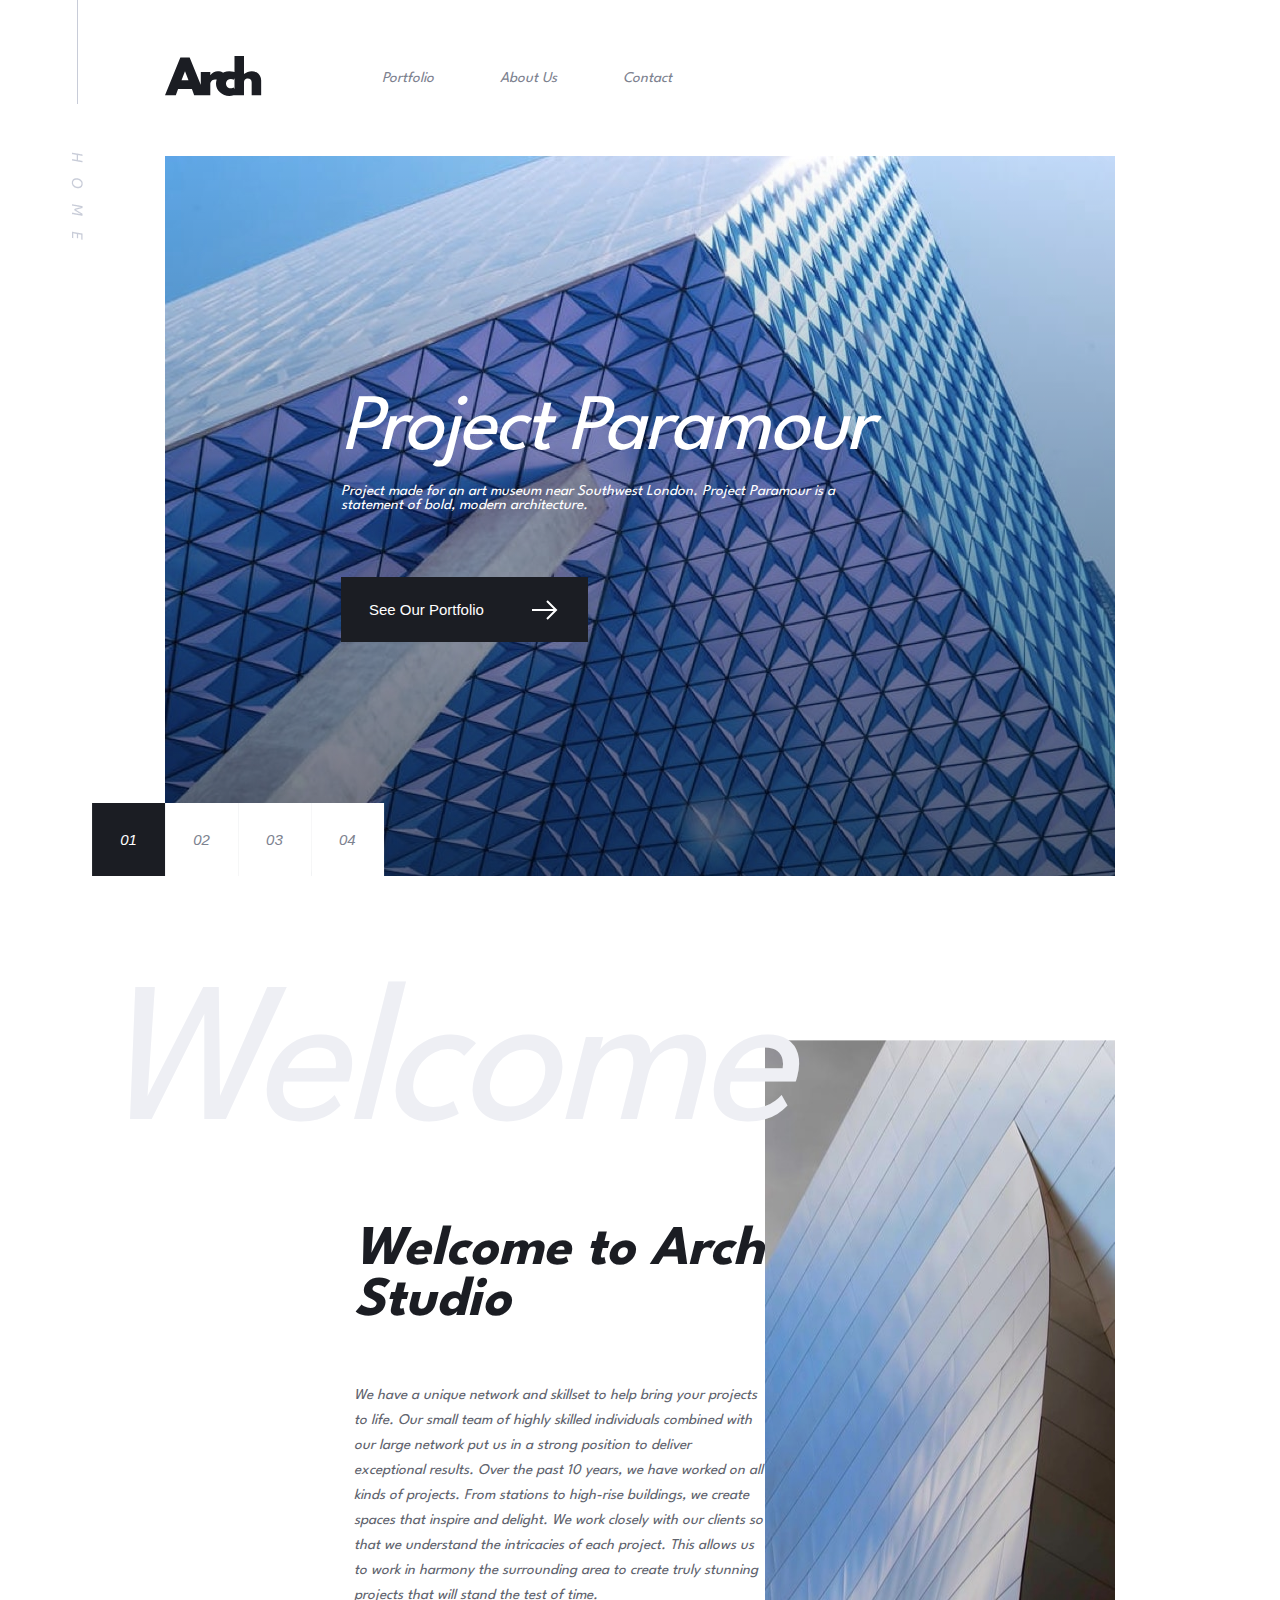
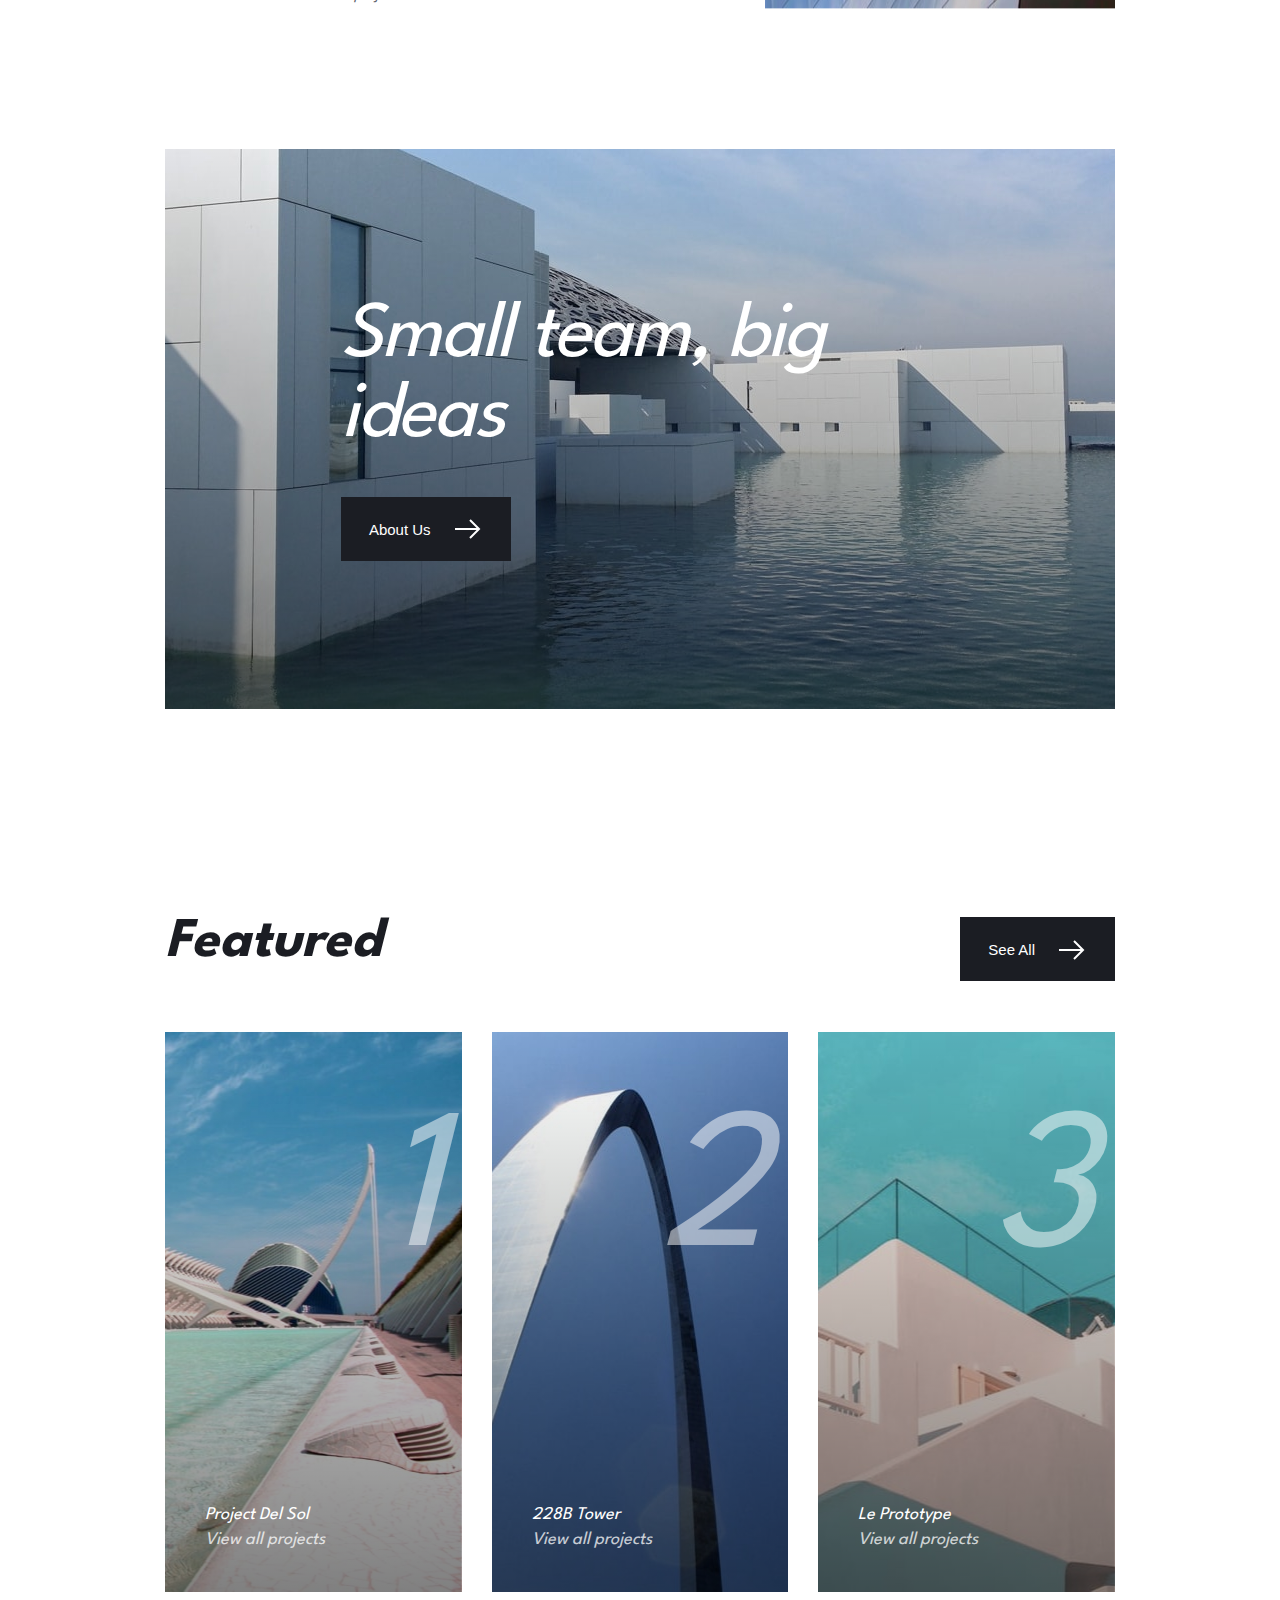
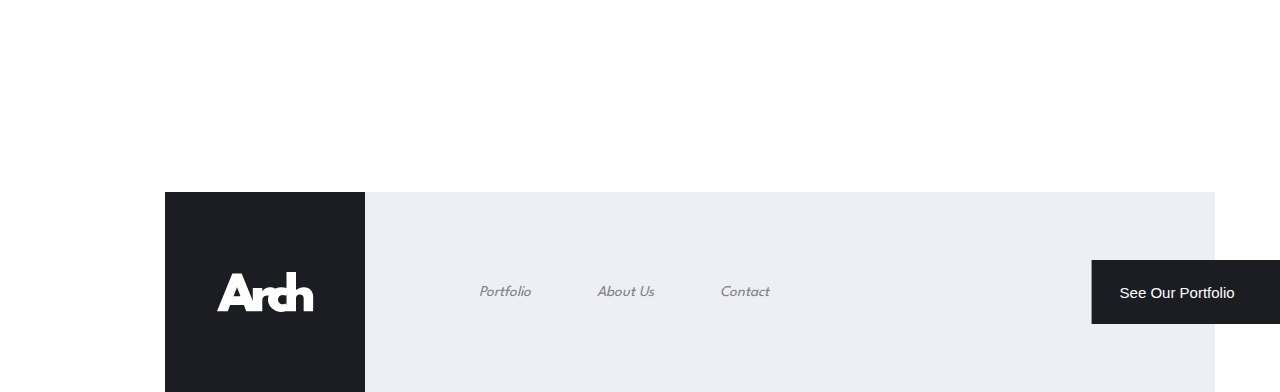
<file: index.html>
<!DOCTYPE html>
<html lang="en">
  <head>
    <meta charset="UTF-8" />
    <meta name="viewport" content="width=device-width, initial-scale=1.0" />

    <link
      href="https://fonts.googleapis.com/css2?family=Spartan:wght@400;700&display=swap"
      rel="stylesheet"
    />
    <link
      rel="icon"
      type="image/png"
      sizes="32x32"
      href="./assets/favicon-32x32.png"
    />

    <link rel="stylesheet" href="./Styles/header.css" />
    <link rel="stylesheet" href="./Styles/style.css" />
    <script src="Script/header.js" defer></script>

    <title>Arch Studio Website Challenge</title>
  </head>
  <body>
    <div class="page-container">
      <header>
        <nav>
          <div class="logo">
            <a href="/"><img src="./assets/logo.svg" alt="" /></a>
          </div>
          <div class="hamburger">
            <img
              class="ham-img"
              src="./assets/icons/icon-hamburger.svg"
              alt=""
            />
          </div>
          <ul class="nav-links">
            <li>
              <a href="portfolio.html"><em>Portfolio</em></a>
            </li>
            <li>
              <a href="about.html"><em>About Us</em></a>
            </li>
            <li>
              <a href="contact.html"><em>Contact</em></a>
            </li>
          </ul>
        </nav>

        <div class="img-slider">
          <div class="slider-content">
            <h1 class="title-slider">Project Paramour</h1>
            <p>
              Project made for an art museum near Southwest London. Project
              Paramour is a statement of bold, modern architecture.
            </p>
            <a href="portfolio.html"
              ><button class="main-button">
                See Our Portfolio
                <svg xmlns="http://www.w3.org/2000/svg" width="26" height="20">
                  <g
                    fill="none"
                    fill-rule="evenodd"
                    stroke="#FFFFFF"
                    stroke-width="2"
                  >
                    <path d="M15 1l9 9-9 9M0 10h24" />
                  </g>
                </svg></button
            ></a>
          </div>
        </div>

        <div class="slide-numbers">
          <button class="slide-button active">01</button>
          <button class="slide-button">02</button>
          <button class="slide-button">03</button>
          <button class="slide-button">04</button>
        </div>
      </header>

      <div class="side-page-name">
        <img src="./assets/home/home-side.png" alt="" />
      </div>

      <section class="welcome-section">
        <div class="welcome-img">
          <p class="welcome-shadow">Welcome</p>
          <div class="line"></div>
          <div class="welcome-text">
            <div class="title-paragraph">
              <h3 class="welcome-title">Welcome to Arch Studio</h3>
              <p class="welcome-paragraph">
                We have a unique network and skillset to help bring your
                projects to life. Our small team of highly skilled individuals
                combined with our large network put us in a strong position to
                deliver exceptional results. Over the past 10 years, we have
                worked on all kinds of projects. From stations to high-rise
                buildings, we create spaces that inspire and delight. We work
                closely with our clients so that we understand the intricacies
                of each project. This allows us to work in harmony the
                surrounding area to create truly stunning projects that will
                stand the test of time.
              </p>
            </div>

            <img
              class="img-welcome-section"
              src="./assets/home/desktop/image-welcome.jpg"
              alt="Welcome Image"
            />
          </div>
        </div>
      </section>

      <section class="about">
        <div class="about-img">
          <div class="slider-content">
            <h1 class="title-slider about-title">Small team, big ideas</h1>
            <a href="about.html"
              ><button class="main-button about-button">
                About Us
                <svg xmlns="http://www.w3.org/2000/svg" width="26" height="20">
                  <g
                    fill="none"
                    fill-rule="evenodd"
                    stroke="#FFFFFF"
                    stroke-width="2"
                  >
                    <path d="M15 1l9 9-9 9M0 10h24" />
                  </g>
                </svg></button
            ></a>
          </div>
        </div>
      </section>

      <section class="featured">
        <div class="feature-content">
          <h3 class="welcome-title feature-title">Featured</h3>
          <button class="main-button about-button feature-button">
            See All
            <svg xmlns="http://www.w3.org/2000/svg" width="26" height="20">
              <g
                fill="none"
                fill-rule="evenodd"
                stroke="#FFFFFF"
                stroke-width="2"
              >
                <path d="M15 1l9 9-9 9M0 10h24" />
              </g>
            </svg>
          </button>

          <div class="portfolio-imgs">
            <div class="portfolio-thumbnail one">
              <p class="number">1</p>
              <div class="project-desc">
                <p>Project Del Sol</p>
                <span>View all projects</span>
              </div>
            </div>
            <div class="portfolio-thumbnail two">
              <p class="number">2</p>
              <div class="project-desc">
                <p>228B Tower</p>
                <span>View all projects</span>
              </div>
            </div>
            <div class="portfolio-thumbnail three">
              <p class="number">3</p>
              <div class="project-desc">
                <p>Le Prototype</p>
                <span>View all projects</span>
              </div>
            </div>
          </div>
        </div>
      </section>

      <footer>
        <div class="logo-footer">
          <svg xmlns="http://www.w3.org/2000/svg" width="97" height="40">
            <path
              fill="#FFFFFF"
              d="M10.822 39.27l2.26-6.256h13.836l2.26 6.255H40L24.658 1.6h-9.316L0 39.268h10.822zM23.493 24.2h-6.986L20 15.252l3.493 8.95zm21.804 15.07V27.807c0-.776.22-1.499.662-2.169a5.14 5.14 0 011.746-1.632A4.51 4.51 0 0150 23.379c.64 0 1.343.13 2.112.388.769.259 1.434.601 1.998 1.028l3.972-7.991c-.654-.487-1.484-.883-2.488-1.188-1.005-.304-1.956-.456-2.854-.456-1.385 0-2.729.354-4.03 1.061-1.301.708-2.44 1.694-3.413 2.957V15.89h-9.498v23.38h9.498zm18.995.73c1.507 0 2.942-.21 4.304-.628 1.362-.418 2.439-.91 3.23-1.472l-3.105-6.393c-.289.198-.688.377-1.198.536-.51.16-1.07.24-1.678.24-.99 0-1.85-.217-2.58-.65a4.449 4.449 0 01-1.678-1.724 4.806 4.806 0 01-.582-2.33c0-.669.163-1.369.49-2.1.328-.73.845-1.347 1.553-1.849s1.625-.753 2.751-.753c1.187 0 2.161.258 2.922.776l3.105-6.393c-.76-.578-1.841-1.073-3.242-1.484a15.324 15.324 0 00-4.337-.616c-1.903 0-3.665.346-5.286 1.039-1.62.692-3.029 1.628-4.224 2.808a13.053 13.053 0 00-2.785 3.995 11.177 11.177 0 00-.993 4.6c0 1.69.354 3.285 1.062 4.784.707 1.5 1.678 2.82 2.91 3.961a13.79 13.79 0 004.258 2.683c1.606.647 3.307.97 5.103.97zm14.703-.73V26.392c0-.792.16-1.477.48-2.055a3.374 3.374 0 011.347-1.347c.578-.32 1.248-.48 2.01-.48 1.156 0 2.084.354 2.784 1.062.7.708 1.05 1.648 1.05 2.82v12.876h9.498V24.338c0-1.75-.41-3.314-1.232-4.692a9.088 9.088 0 00-3.345-3.276c-1.408-.807-3.003-1.21-4.783-1.21-1.4 0-2.782.255-4.144.765a12.064 12.064 0 00-3.665 2.157V0h-9.497v39.27h9.497z"
            />
          </svg>
        </div>
        <nav>
          <ul>
            <li>
              <a href="portfolio.html"><em>Portfolio</em></a>
            </li>
            <li>
              <a href="about.html"><em>About Us</em></a>
            </li>
            <li>
              <a href="contact.html"><em>Contact</em></a>
            </li>
          </ul>
        </nav>
        <a href="portfolio.html"
          ><button class="main-button footer-button">
            See Our Portfolio
            <svg xmlns="http://www.w3.org/2000/svg" width="26" height="20">
              <g
                fill="none"
                fill-rule="evenodd"
                stroke="#FFFFFF"
                stroke-width="2"
              >
                <path d="M15 1l9 9-9 9M0 10h24" />
              </g>
            </svg></button
        ></a>
      </footer>
    </div>

    <script src="./Script/app.js"></script>
  </body>
</html>
</file>
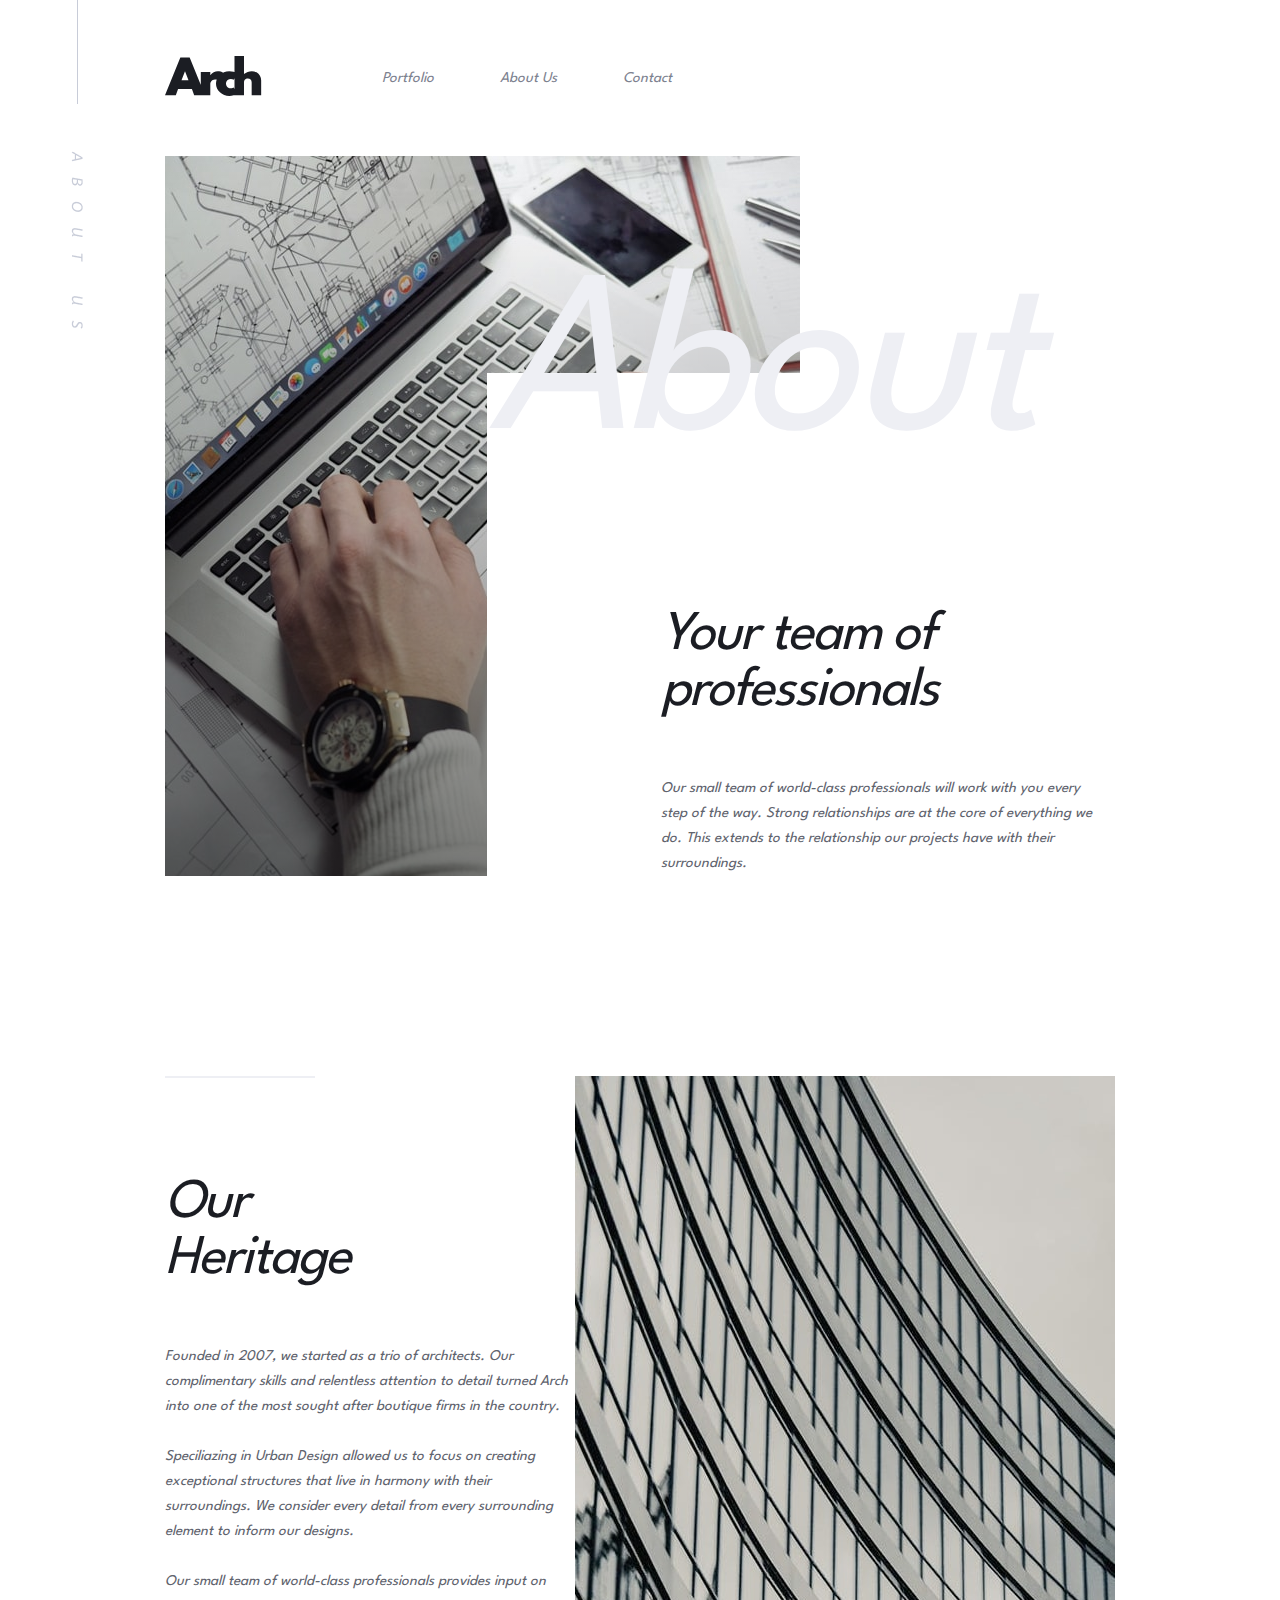
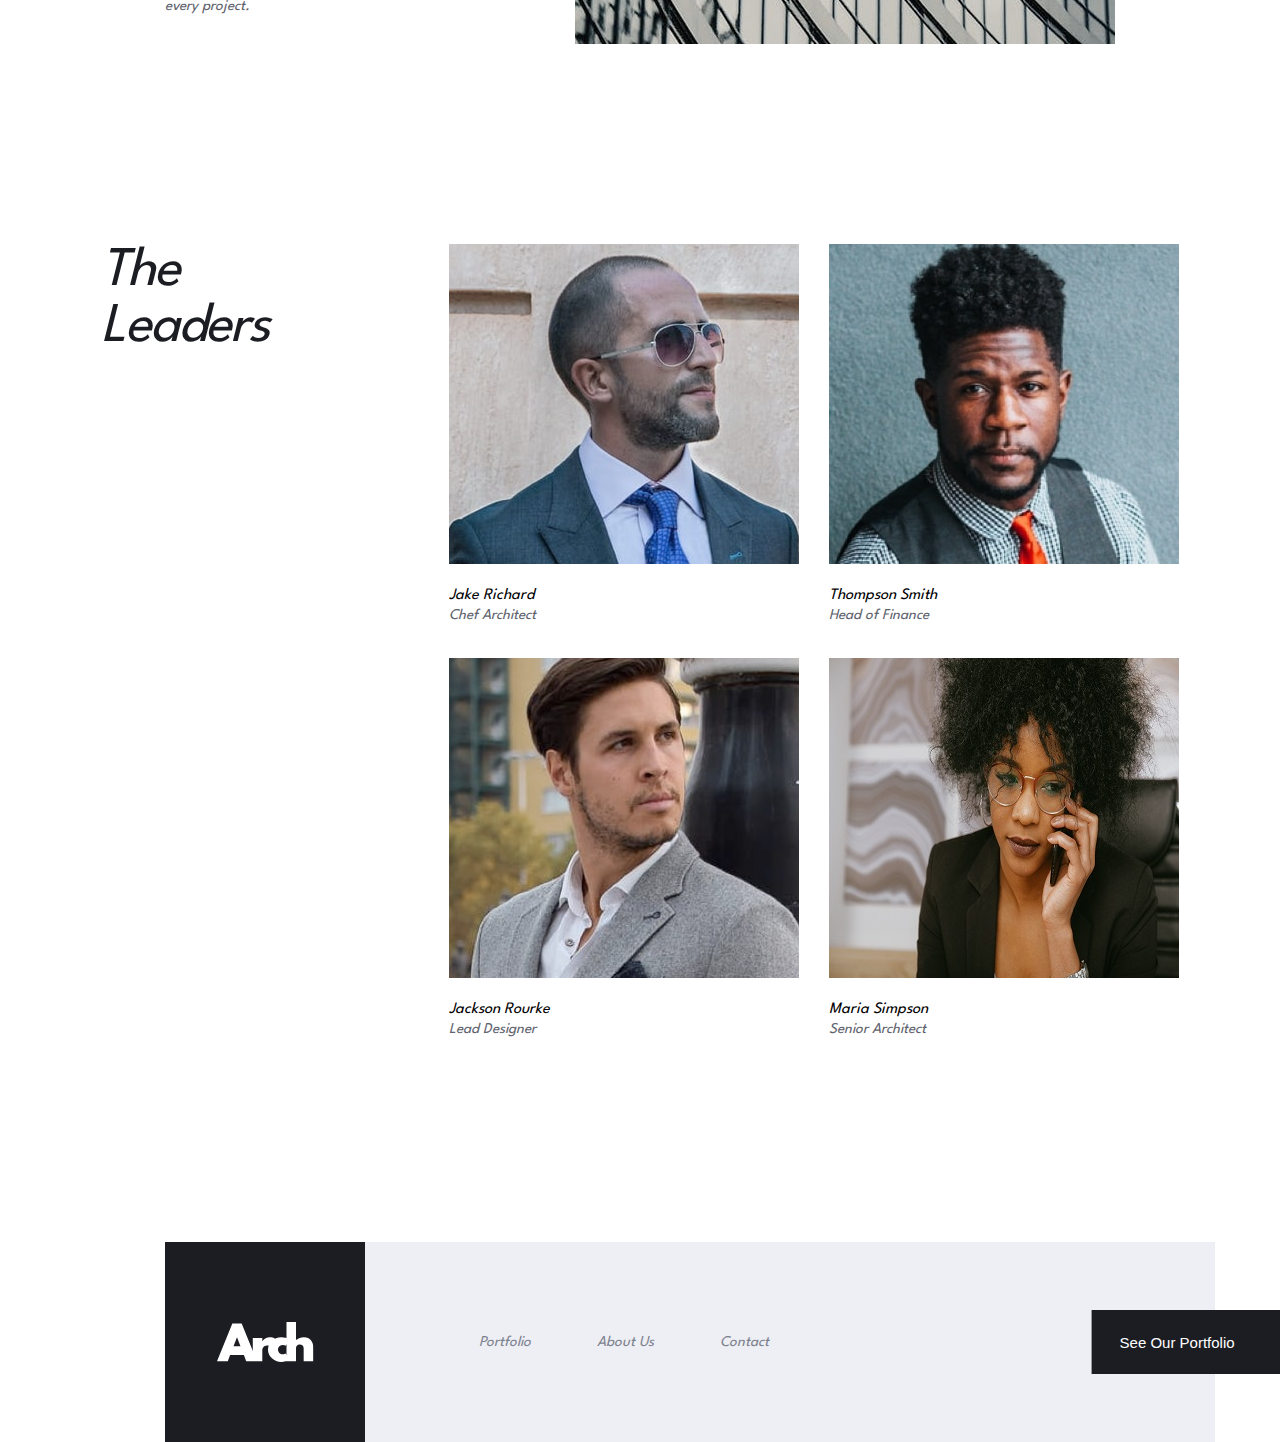
<file: about.html>
<!DOCTYPE html>
<html lang="en">
  <head>
    <meta charset="UTF-8" />
    <meta name="viewport" content="width=device-width, initial-scale=1.0" />
    <link
      href="https://fonts.googleapis.com/css2?family=Spartan:wght@400;700&display=swap"
      rel="stylesheet"
    />
    <link
      rel="icon"
      type="image/png"
      sizes="32x32"
      href="./assets/favicon-32x32.png"
    />

    <link rel="stylesheet" href="./Styles/header.css" />
    <link rel="stylesheet" href="./Styles/style.css" />
    <link rel="stylesheet" href="./Styles/about.css" />

    <title>Frontend Mentor | Arch Studio Website Challenge</title>
  </head>
  <body>
    <div class="page-container">
      <header>
        <nav>
          <div class="logo">
            <a href="/"><img src="./assets/logo.svg" alt="" /></a>
          </div>
          <div class="hamburger">
            <img
              class="ham-img"
              src="./assets/icons/icon-hamburger.svg"
              alt=""
            />
          </div>
          <ul class="nav-links">
            <li>
              <a href="portfolio.html"><em>Portfolio</em></a>
            </li>
            <li>
              <a href="about.html"><em>About Us</em></a>
            </li>
            <li>
              <a href="contact.html"><em>Contact</em></a>
            </li>
          </ul>
        </nav>
      </header>
      <div class="side-page-name">
        <img src="./assets/about/about-side.png" alt="" />
      </div>
    </div>
    <section class="sections about-section">
      <div class="about-hero"></div>
      <div class="about-text">
        <div class="about-text-content">
          <span class="big-about">About</span>
          <h3>Your team of professionals</h3>
          <p>
            Our small team of world-class professionals will work with you every
            step of the way. Strong relationships are at the core of everything
            we do. This extends to the relationship our projects have with their
            surroundings.
          </p>
        </div>
      </div>
    </section>

    <section class="sections heritage-section">
      <div class="heritage-text">
        <div class="line"></div>
        <h3>
          Our <br />
          Heritage
        </h3>
        <p>
          Founded in 2007, we started as a trio of architects. Our complimentary
          skills and relentless attention to detail turned Arch into one of the
          most sought after boutique firms in the country.
        </p>
        <p>
          Speciliazing in Urban Design allowed us to focus on creating
          exceptional structures that live in harmony with their surroundings.
          We consider every detail from every surrounding element to inform our
          designs.
        </p>
        <p>
          Our small team of world-class professionals provides input on every
          project.
        </p>
      </div>
      <img src="./assets/about/desktop/image-heritage.jpg" alt="" />
    </section>

    <section class="leaders-section">
      <h3 class="leaders-title">The Leaders</h3>
      <div class="profiles">
        <div class="profile">
          <img src="./assets/about/desktop/avatar-jake.jpg" alt="" />
          <span class="name">Jake Richard</span>
          <p class="job">Chef Architect</p>

          <div class="small-screen">
            <svg
              class="linked"
              xmlns="http://www.w3.org/2000/svg"
              width="40"
              height="40"
            >
              <path
                fill="#FFFFFF"
                d="M36 0H4C1.8 0 0 1.8 0 4v32c0 2.2 1.8 4 4 4h32c2.2 0 4-1.8 4-4V4c0-2.2-1.8-4-4-4zM12 34H6V16h6v18zM9 12.6C7 12.6 5.4 11 5.4 9S7 5.4 9 5.4 12.6 7 12.6 9 11 12.6 9 12.6zM34 34h-6V23.4c0-1.6-1.4-3-3-3s-3 1.4-3 3V34h-6V16h6v2.4c1-1.6 3.2-2.8 5-2.8 3.8 0 7 3.2 7 7V34z"
              />
            </svg>
            <svg xmlns="http://www.w3.org/2000/svg" width="40" height="33">
              <path
                fill="#FFFFFF"
                d="M40 4.262a16.384 16.384 0 01-4.713 1.291 8.22 8.22 0 003.608-4.54 16.44 16.44 0 01-5.212 1.992 8.193 8.193 0 00-5.99-2.592c-5.298 0-9.191 4.944-7.995 10.075C12.88 10.147 6.833 6.88 2.785 1.915.635 5.603 1.67 10.428 5.323 12.872a8.172 8.172 0 01-3.715-1.027c-.09 3.802 2.635 7.358 6.582 8.15a8.225 8.225 0 01-3.707.14 8.213 8.213 0 007.667 5.698A16.5 16.5 0 010 29.233a23.232 23.232 0 0012.58 3.687c15.237 0 23.845-12.868 23.325-24.41A16.708 16.708 0 0040 4.262z"
              />
            </svg>
          </div>
        </div>

        <div class="profile">
          <img src="./assets/about/desktop/avatar-thompson.jpg" alt="" />
          <span class="name">Thompson Smith</span>
          <p class="job">Head of Finance</p>

          <div class="small-screen">
            <svg
              class="linked"
              xmlns="http://www.w3.org/2000/svg"
              width="40"
              height="40"
            >
              <path
                fill="#FFFFFF"
                d="M36 0H4C1.8 0 0 1.8 0 4v32c0 2.2 1.8 4 4 4h32c2.2 0 4-1.8 4-4V4c0-2.2-1.8-4-4-4zM12 34H6V16h6v18zM9 12.6C7 12.6 5.4 11 5.4 9S7 5.4 9 5.4 12.6 7 12.6 9 11 12.6 9 12.6zM34 34h-6V23.4c0-1.6-1.4-3-3-3s-3 1.4-3 3V34h-6V16h6v2.4c1-1.6 3.2-2.8 5-2.8 3.8 0 7 3.2 7 7V34z"
              />
            </svg>
            <svg xmlns="http://www.w3.org/2000/svg" width="40" height="33">
              <path
                fill="#FFFFFF"
                d="M40 4.262a16.384 16.384 0 01-4.713 1.291 8.22 8.22 0 003.608-4.54 16.44 16.44 0 01-5.212 1.992 8.193 8.193 0 00-5.99-2.592c-5.298 0-9.191 4.944-7.995 10.075C12.88 10.147 6.833 6.88 2.785 1.915.635 5.603 1.67 10.428 5.323 12.872a8.172 8.172 0 01-3.715-1.027c-.09 3.802 2.635 7.358 6.582 8.15a8.225 8.225 0 01-3.707.14 8.213 8.213 0 007.667 5.698A16.5 16.5 0 010 29.233a23.232 23.232 0 0012.58 3.687c15.237 0 23.845-12.868 23.325-24.41A16.708 16.708 0 0040 4.262z"
              />
            </svg>
          </div>
        </div>

        <div class="profile">
          <img src="./assets/about/desktop/avatar-jackson.jpg" alt="" />

          <span class="name">Jackson Rourke</span>
          <p class="job">Lead Designer</p>

          <div class="small-screen">
            <svg
              class="linked"
              xmlns="http://www.w3.org/2000/svg"
              width="40"
              height="40"
            >
              <path
                fill="#FFFFFF"
                d="M36 0H4C1.8 0 0 1.8 0 4v32c0 2.2 1.8 4 4 4h32c2.2 0 4-1.8 4-4V4c0-2.2-1.8-4-4-4zM12 34H6V16h6v18zM9 12.6C7 12.6 5.4 11 5.4 9S7 5.4 9 5.4 12.6 7 12.6 9 11 12.6 9 12.6zM34 34h-6V23.4c0-1.6-1.4-3-3-3s-3 1.4-3 3V34h-6V16h6v2.4c1-1.6 3.2-2.8 5-2.8 3.8 0 7 3.2 7 7V34z"
              />
            </svg>
            <svg xmlns="http://www.w3.org/2000/svg" width="40" height="33">
              <path
                fill="#FFFFFF"
                d="M40 4.262a16.384 16.384 0 01-4.713 1.291 8.22 8.22 0 003.608-4.54 16.44 16.44 0 01-5.212 1.992 8.193 8.193 0 00-5.99-2.592c-5.298 0-9.191 4.944-7.995 10.075C12.88 10.147 6.833 6.88 2.785 1.915.635 5.603 1.67 10.428 5.323 12.872a8.172 8.172 0 01-3.715-1.027c-.09 3.802 2.635 7.358 6.582 8.15a8.225 8.225 0 01-3.707.14 8.213 8.213 0 007.667 5.698A16.5 16.5 0 010 29.233a23.232 23.232 0 0012.58 3.687c15.237 0 23.845-12.868 23.325-24.41A16.708 16.708 0 0040 4.262z"
              />
            </svg>
          </div>
        </div>

        <div class="profile">
          <img
            src="./assets/about/desktop/pexels-anna-shvets-3727462.jpg"
            alt=""
          />
          <span class="name">Maria Simpson</span>
          <p class="job">Senior Architect</p>

          <div class="small-screen">
            <svg
              class="linked"
              xmlns="http://www.w3.org/2000/svg"
              width="40"
              height="40"
            >
              <path
                fill="#FFFFFF"
                d="M36 0H4C1.8 0 0 1.8 0 4v32c0 2.2 1.8 4 4 4h32c2.2 0 4-1.8 4-4V4c0-2.2-1.8-4-4-4zM12 34H6V16h6v18zM9 12.6C7 12.6 5.4 11 5.4 9S7 5.4 9 5.4 12.6 7 12.6 9 11 12.6 9 12.6zM34 34h-6V23.4c0-1.6-1.4-3-3-3s-3 1.4-3 3V34h-6V16h6v2.4c1-1.6 3.2-2.8 5-2.8 3.8 0 7 3.2 7 7V34z"
              />
            </svg>
            <svg xmlns="http://www.w3.org/2000/svg" width="40" height="33">
              <path
                fill="#FFFFFF"
                d="M40 4.262a16.384 16.384 0 01-4.713 1.291 8.22 8.22 0 003.608-4.54 16.44 16.44 0 01-5.212 1.992 8.193 8.193 0 00-5.99-2.592c-5.298 0-9.191 4.944-7.995 10.075C12.88 10.147 6.833 6.88 2.785 1.915.635 5.603 1.67 10.428 5.323 12.872a8.172 8.172 0 01-3.715-1.027c-.09 3.802 2.635 7.358 6.582 8.15a8.225 8.225 0 01-3.707.14 8.213 8.213 0 007.667 5.698A16.5 16.5 0 010 29.233a23.232 23.232 0 0012.58 3.687c15.237 0 23.845-12.868 23.325-24.41A16.708 16.708 0 0040 4.262z"
              />
            </svg>
          </div>
        </div>
      </div>
    </section>

    <div class="page-container">
      <footer>
        <div class="logo-footer">
          <svg xmlns="http://www.w3.org/2000/svg" width="97" height="40">
            <path
              fill="#FFFFFF"
              d="M10.822 39.27l2.26-6.256h13.836l2.26 6.255H40L24.658 1.6h-9.316L0 39.268h10.822zM23.493 24.2h-6.986L20 15.252l3.493 8.95zm21.804 15.07V27.807c0-.776.22-1.499.662-2.169a5.14 5.14 0 011.746-1.632A4.51 4.51 0 0150 23.379c.64 0 1.343.13 2.112.388.769.259 1.434.601 1.998 1.028l3.972-7.991c-.654-.487-1.484-.883-2.488-1.188-1.005-.304-1.956-.456-2.854-.456-1.385 0-2.729.354-4.03 1.061-1.301.708-2.44 1.694-3.413 2.957V15.89h-9.498v23.38h9.498zm18.995.73c1.507 0 2.942-.21 4.304-.628 1.362-.418 2.439-.91 3.23-1.472l-3.105-6.393c-.289.198-.688.377-1.198.536-.51.16-1.07.24-1.678.24-.99 0-1.85-.217-2.58-.65a4.449 4.449 0 01-1.678-1.724 4.806 4.806 0 01-.582-2.33c0-.669.163-1.369.49-2.1.328-.73.845-1.347 1.553-1.849s1.625-.753 2.751-.753c1.187 0 2.161.258 2.922.776l3.105-6.393c-.76-.578-1.841-1.073-3.242-1.484a15.324 15.324 0 00-4.337-.616c-1.903 0-3.665.346-5.286 1.039-1.62.692-3.029 1.628-4.224 2.808a13.053 13.053 0 00-2.785 3.995 11.177 11.177 0 00-.993 4.6c0 1.69.354 3.285 1.062 4.784.707 1.5 1.678 2.82 2.91 3.961a13.79 13.79 0 004.258 2.683c1.606.647 3.307.97 5.103.97zm14.703-.73V26.392c0-.792.16-1.477.48-2.055a3.374 3.374 0 011.347-1.347c.578-.32 1.248-.48 2.01-.48 1.156 0 2.084.354 2.784 1.062.7.708 1.05 1.648 1.05 2.82v12.876h9.498V24.338c0-1.75-.41-3.314-1.232-4.692a9.088 9.088 0 00-3.345-3.276c-1.408-.807-3.003-1.21-4.783-1.21-1.4 0-2.782.255-4.144.765a12.064 12.064 0 00-3.665 2.157V0h-9.497v39.27h9.497z"
            />
          </svg>
        </div>
        <nav>
          <ul>
            <li>
              <a href="portfolio.html"><em>Portfolio</em></a>
            </li>
            <li>
              <a href="about.html"><em>About Us</em></a>
            </li>
            <li>
              <a href="contact.html"><em>Contact</em></a>
            </li>
          </ul>
        </nav>
        <a href="portfolio.html"
          ><button class="main-button footer-button">
            See Our Portfolio
            <svg xmlns="http://www.w3.org/2000/svg" width="26" height="20">
              <g
                fill="none"
                fill-rule="evenodd"
                stroke="#FFFFFF"
                stroke-width="2"
              >
                <path d="M15 1l9 9-9 9M0 10h24" />
              </g>
            </svg></button
        ></a>
      </footer>
    </div>

    <script src="./Script/header.js"></script>
    <script src="./Script/about.js"></script>
  </body>
</html>
</file>
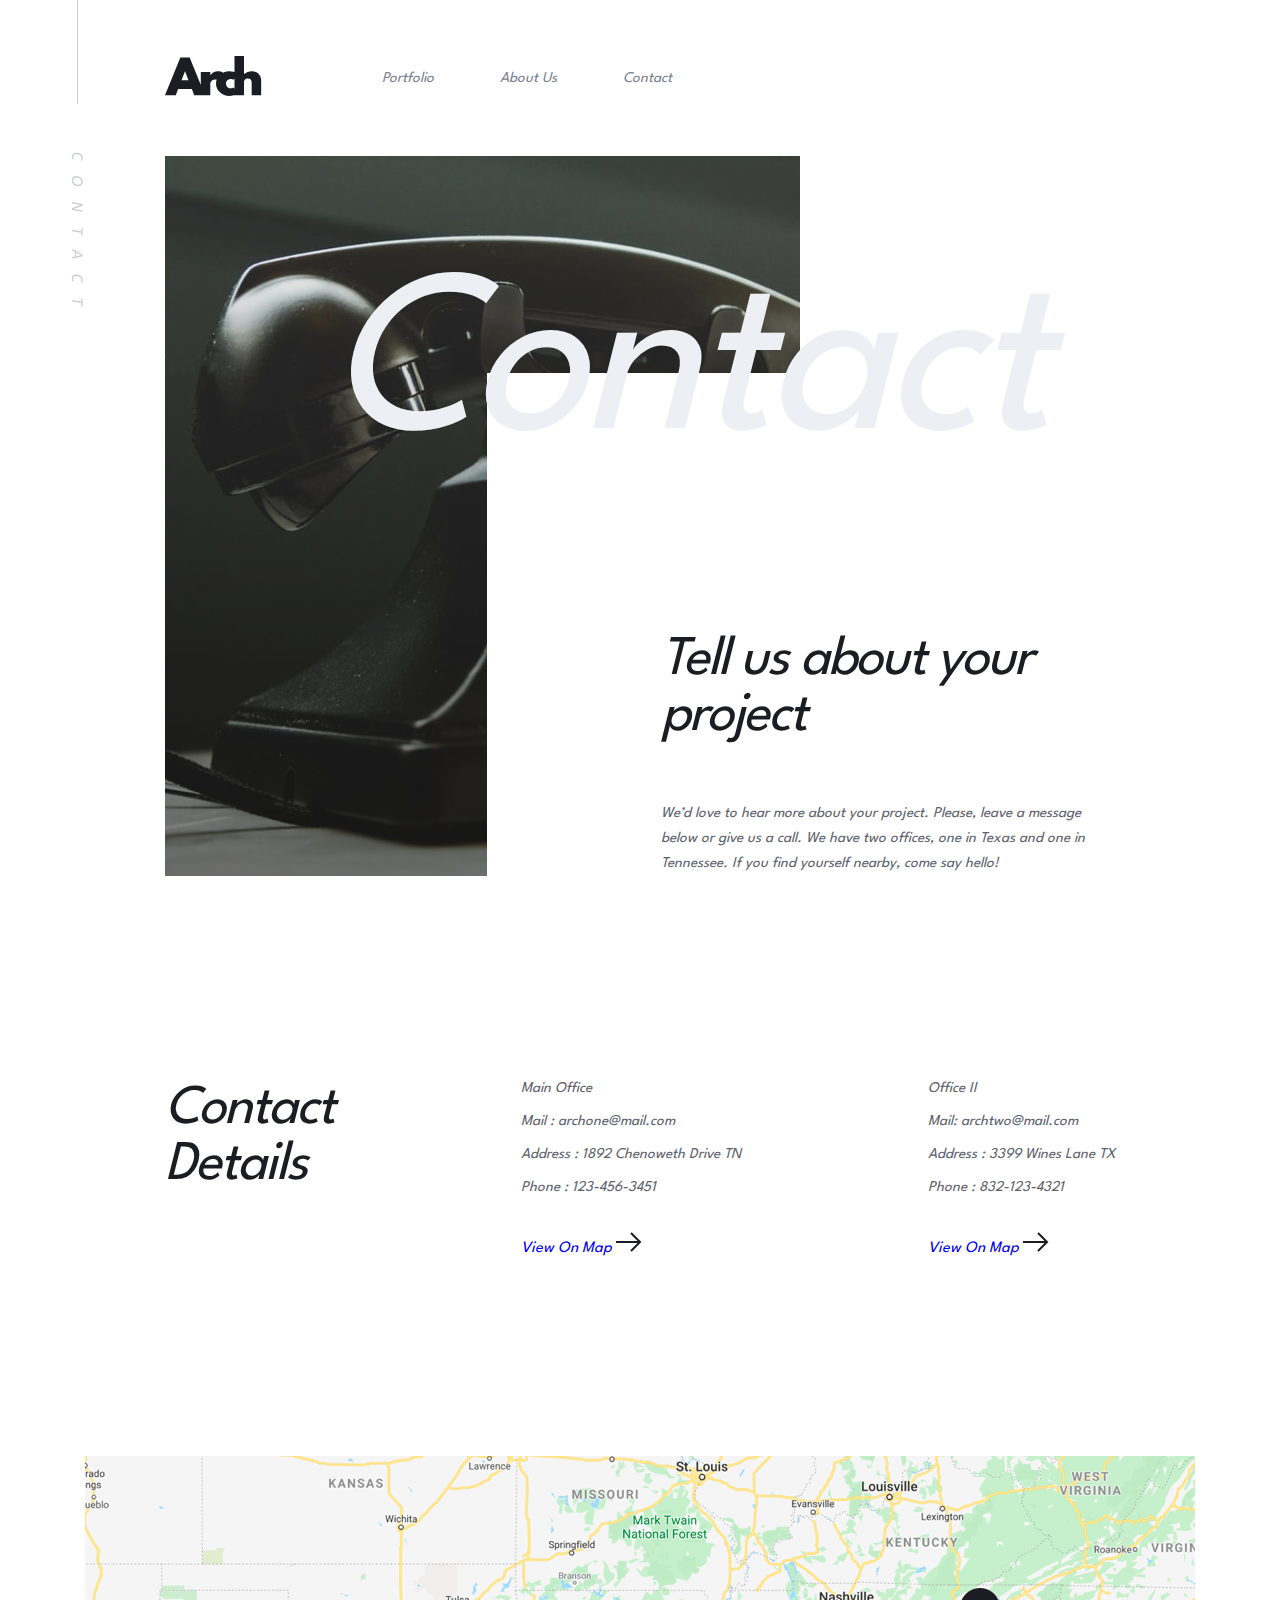
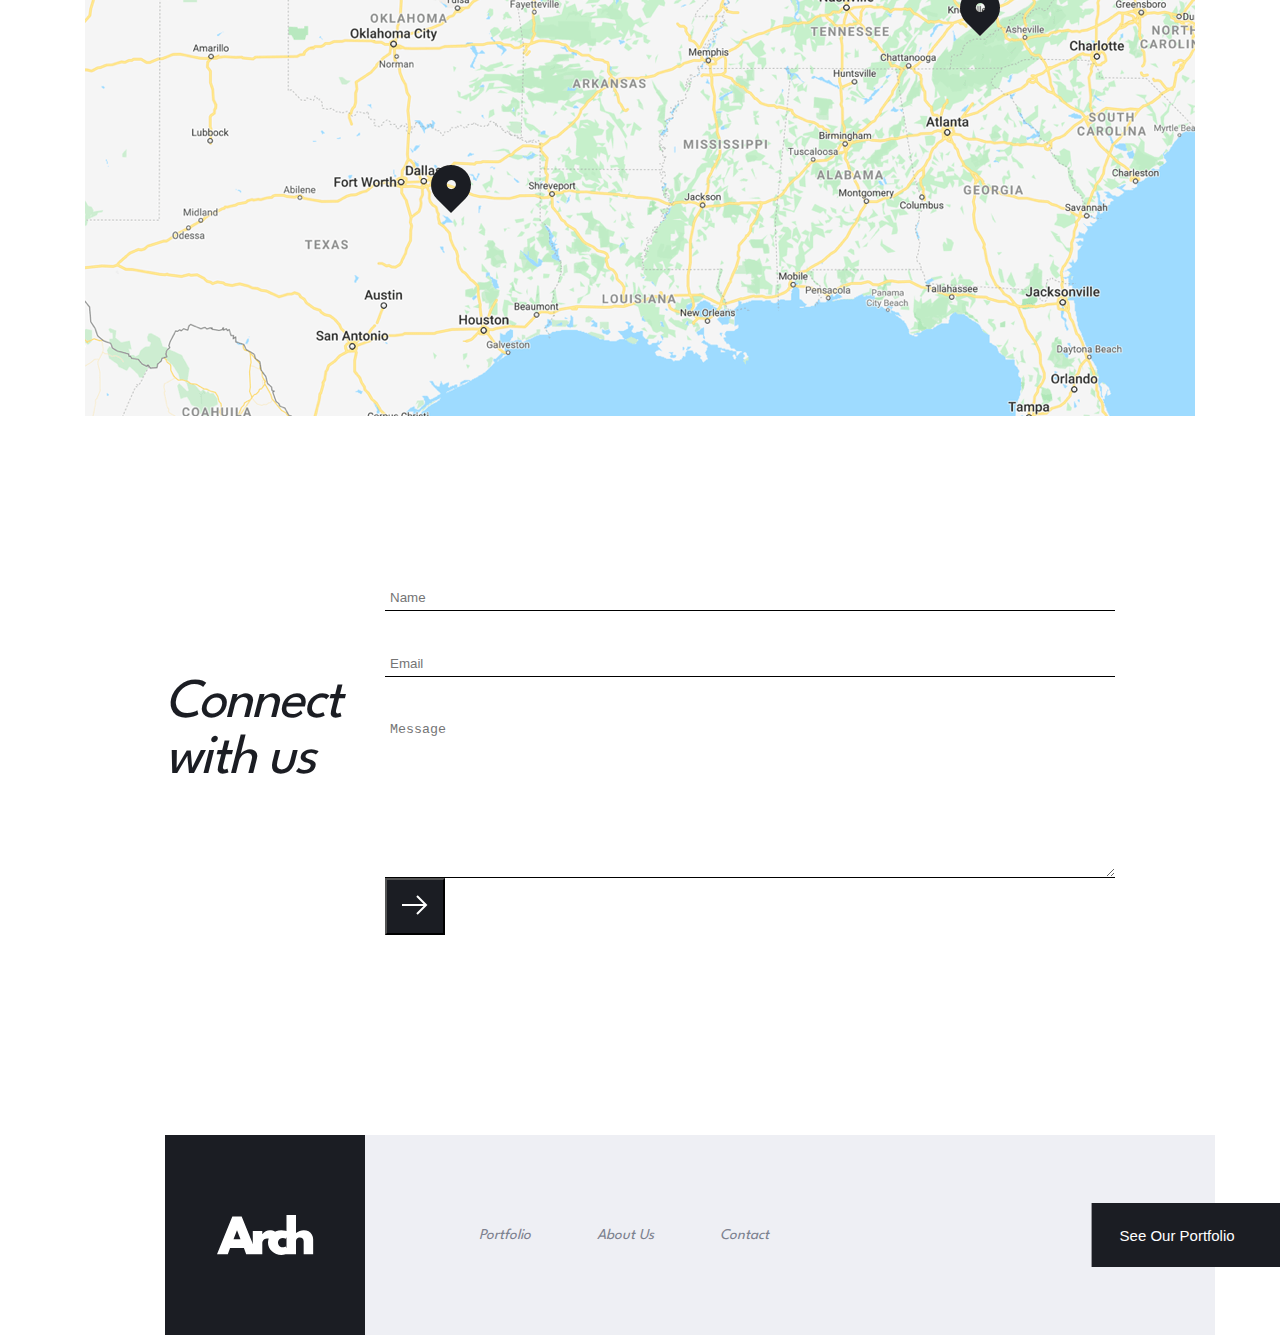
<file: contact.html>
<!DOCTYPE html>
<html lang="en">
  <head>
    <meta charset="UTF-8" />
    <meta name="viewport" content="width=device-width, initial-scale=1.0" />

    <link
      href="https://fonts.googleapis.com/css2?family=Spartan:wght@400;700&display=swap"
      rel="stylesheet"
    />
    <link
      rel="icon"
      type="image/png"
      sizes="32x32"
      href="./assets/favicon-32x32.png"
    />

    <link rel="stylesheet" href="./Styles/header.css" />
    <link rel="stylesheet" href="./Styles/style.css" />
    <link rel="stylesheet" href="./Styles/about.css" />
    <link rel="stylesheet" href="./Styles/contact.css" />

    <title>Frontend Mentor | Arch Studio Website Challenge</title>
  </head>
  <body>
    <div class="page-container">
      <header>
        <nav>
          <div class="logo">
            <a href="/"><img src="./assets/logo.svg" alt="" /></a>
          </div>
          <div class="hamburger">
            <img
              class="ham-img"
              src="./assets/icons/icon-hamburger.svg"
              alt=""
            />
          </div>
          <ul class="nav-links">
            <li>
              <a href="portfolio.html"><em>Portfolio</em></a>
            </li>
            <li>
              <a href="about.html"><em>About Us</em></a>
            </li>
            <li>
              <a href="contact.html"><em>Contact</em></a>
            </li>
          </ul>
        </nav>
        <!--END NEW NAV-->
      </header>
      <div class="side-page-name">
        <img src="./assets/contact/contact-side.png" alt="" />
      </div>
    </div>
    <section class="sections about-section">
      <div class="about-hero"></div>
      <div class="about-text">
        <div class="about-text-content">
          <span class="big-about big-contact">Contact</span>
          <h3>Tell us about your project</h3>
          <p>
            We’d love to hear more about your project. Please, leave a message
            below or give us a call. We have two offices, one in Texas and one
            in Tennessee. If you find yourself nearby, come say hello!
          </p>
        </div>
      </div>
    </section>

    <section class="contact-section">
      <h3>
        Contact <br />
        Details
      </h3>
      <div class="main-office">
        <div>
          <p>Main Office</p>
          <p>Mail : archone@mail.com</p>
          <p>Address : 1892 Chenoweth Drive TN</p>
          <p>Phone : 123-456-3451</p>
        </div>

        <div class="view-map">
          <a href="#view-map"
            >View On Map <img src="./assets/icons/icon-arrow.svg" alt=""
          /></a>
        </div>
      </div>
      <div class="main-office">
        <div>
          <p>Office II</p>
          <p>Mail: archtwo@mail.com</p>
          <p>Address : 3399 Wines Lane TX</p>
          <p>Phone : 832-123-4321</p>
        </div>

        <div class="view-map" id="view-map">
          <a href="#view-map"
            >View On Map <img src="./assets/icons/icon-arrow.svg" alt=""
          /></a>
        </div>
      </div>
    </section>
    <section class="the-map">
      <img src="./assets/contact/desktop/image-map.png" alt="" />
    </section>
    <section class="form">
      <h3>
        Connect <br />
        with us
      </h3>
      <form action="">
        <input type="text" name="name" id="name" placeholder="Name" />
        <input type="email" name="email" id="email" placeholder="Email" />
        <textarea
          name="message"
          id="message"
          cols="30"
          rows="10"
          placeholder="Message"
        ></textarea>
        <button>
          <svg xmlns="http://www.w3.org/2000/svg" width="26" height="20">
            <g
              fill="none"
              fill-rule="evenodd"
              stroke="#FFFFFF"
              stroke-width="2"
            >
              <path d="M15 1l9 9-9 9M0 10h24" />
            </g>
          </svg>
        </button>
      </form>
    </section>
    <div class="page-container">
      <footer>
        <div class="logo-footer">
          <svg xmlns="http://www.w3.org/2000/svg" width="97" height="40">
            <path
              fill="#FFFFFF"
              d="M10.822 39.27l2.26-6.256h13.836l2.26 6.255H40L24.658 1.6h-9.316L0 39.268h10.822zM23.493 24.2h-6.986L20 15.252l3.493 8.95zm21.804 15.07V27.807c0-.776.22-1.499.662-2.169a5.14 5.14 0 011.746-1.632A4.51 4.51 0 0150 23.379c.64 0 1.343.13 2.112.388.769.259 1.434.601 1.998 1.028l3.972-7.991c-.654-.487-1.484-.883-2.488-1.188-1.005-.304-1.956-.456-2.854-.456-1.385 0-2.729.354-4.03 1.061-1.301.708-2.44 1.694-3.413 2.957V15.89h-9.498v23.38h9.498zm18.995.73c1.507 0 2.942-.21 4.304-.628 1.362-.418 2.439-.91 3.23-1.472l-3.105-6.393c-.289.198-.688.377-1.198.536-.51.16-1.07.24-1.678.24-.99 0-1.85-.217-2.58-.65a4.449 4.449 0 01-1.678-1.724 4.806 4.806 0 01-.582-2.33c0-.669.163-1.369.49-2.1.328-.73.845-1.347 1.553-1.849s1.625-.753 2.751-.753c1.187 0 2.161.258 2.922.776l3.105-6.393c-.76-.578-1.841-1.073-3.242-1.484a15.324 15.324 0 00-4.337-.616c-1.903 0-3.665.346-5.286 1.039-1.62.692-3.029 1.628-4.224 2.808a13.053 13.053 0 00-2.785 3.995 11.177 11.177 0 00-.993 4.6c0 1.69.354 3.285 1.062 4.784.707 1.5 1.678 2.82 2.91 3.961a13.79 13.79 0 004.258 2.683c1.606.647 3.307.97 5.103.97zm14.703-.73V26.392c0-.792.16-1.477.48-2.055a3.374 3.374 0 011.347-1.347c.578-.32 1.248-.48 2.01-.48 1.156 0 2.084.354 2.784 1.062.7.708 1.05 1.648 1.05 2.82v12.876h9.498V24.338c0-1.75-.41-3.314-1.232-4.692a9.088 9.088 0 00-3.345-3.276c-1.408-.807-3.003-1.21-4.783-1.21-1.4 0-2.782.255-4.144.765a12.064 12.064 0 00-3.665 2.157V0h-9.497v39.27h9.497z"
            />
          </svg>
        </div>
        <nav>
          <ul>
            <li>
              <a href="portfolio.html"><em>Portfolio</em></a>
            </li>
            <li>
              <a href="about.html"><em>About Us</em></a>
            </li>
            <li>
              <a href="contact.html"><em>Contact</em></a>
            </li>
          </ul>
        </nav>
        <a href="portfolio.html"
          ><button class="main-button footer-button">
            See Our Portfolio
            <svg xmlns="http://www.w3.org/2000/svg" width="26" height="20">
              <g
                fill="none"
                fill-rule="evenodd"
                stroke="#FFFFFF"
                stroke-width="2"
              >
                <path d="M15 1l9 9-9 9M0 10h24" />
              </g>
            </svg></button
        ></a>
      </footer>
    </div>
    <script src="./Script/header.js"></script>
  </body>
</html>
</file>
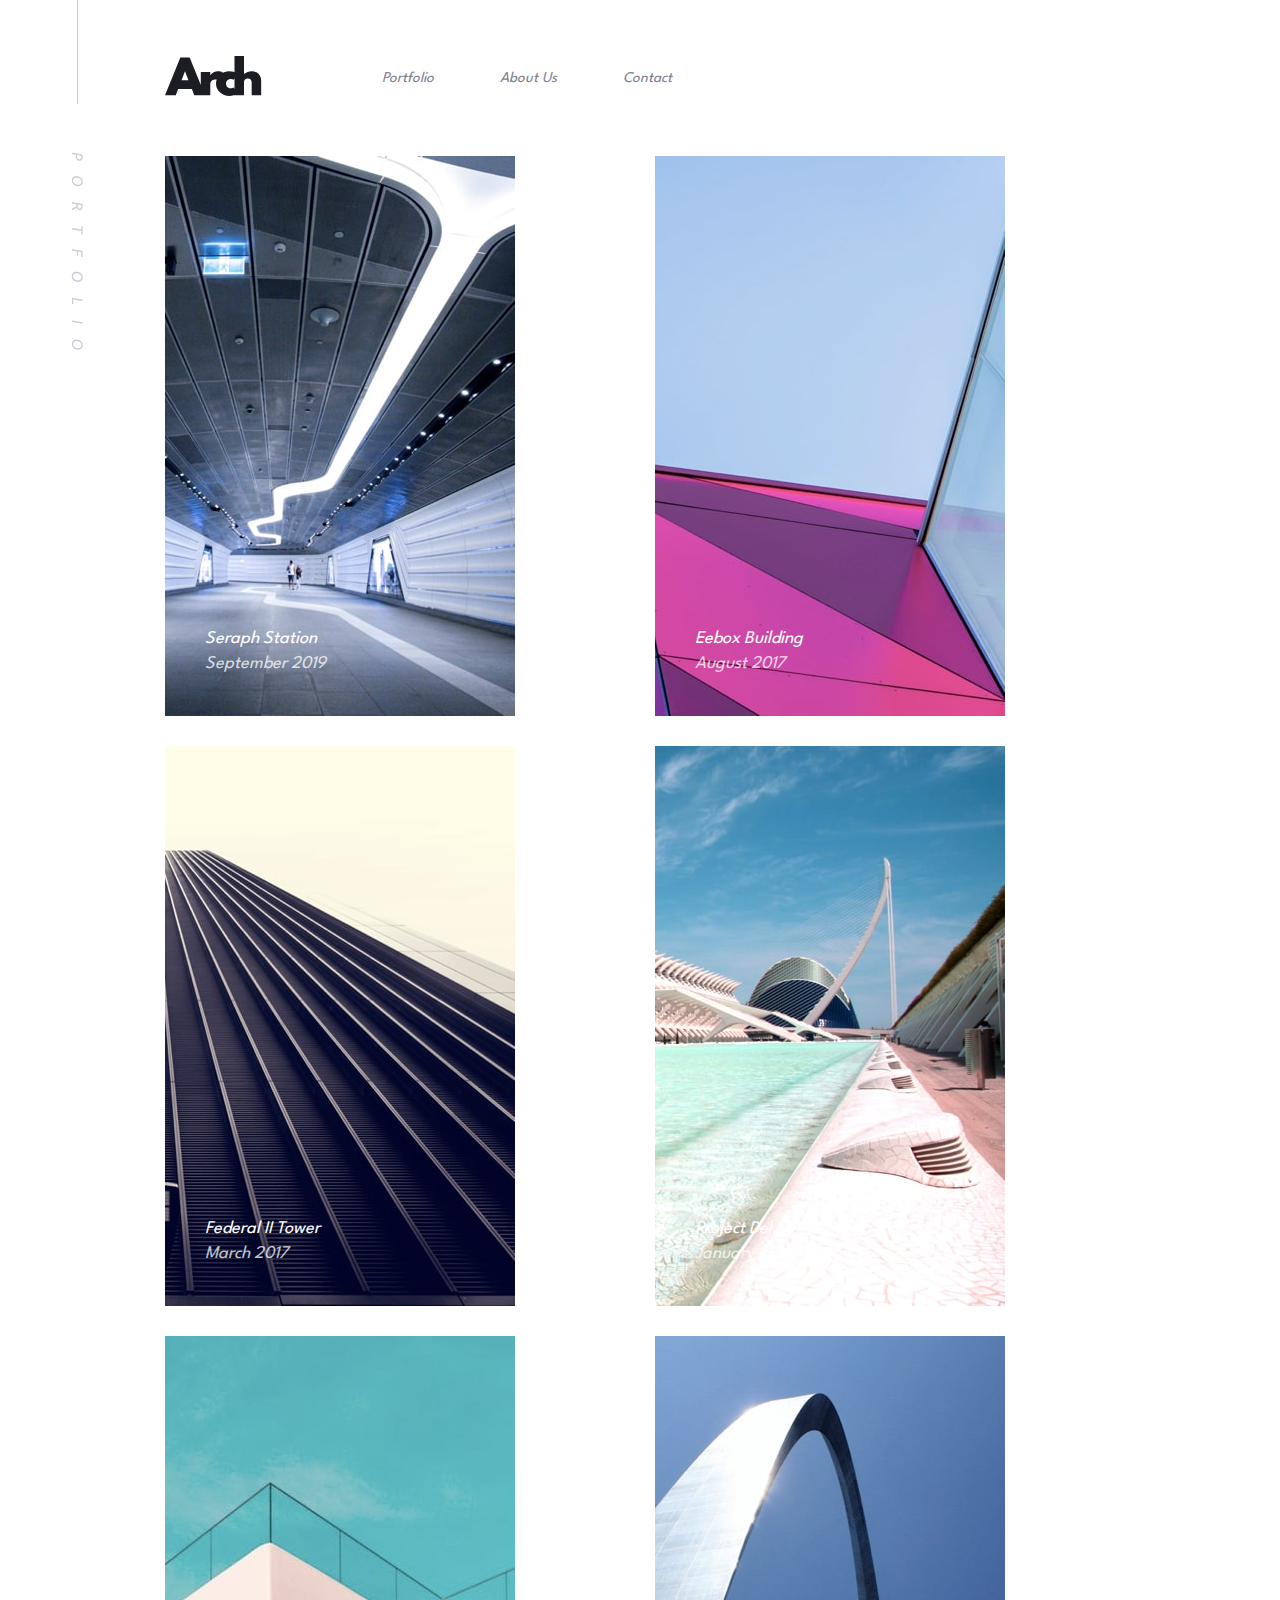
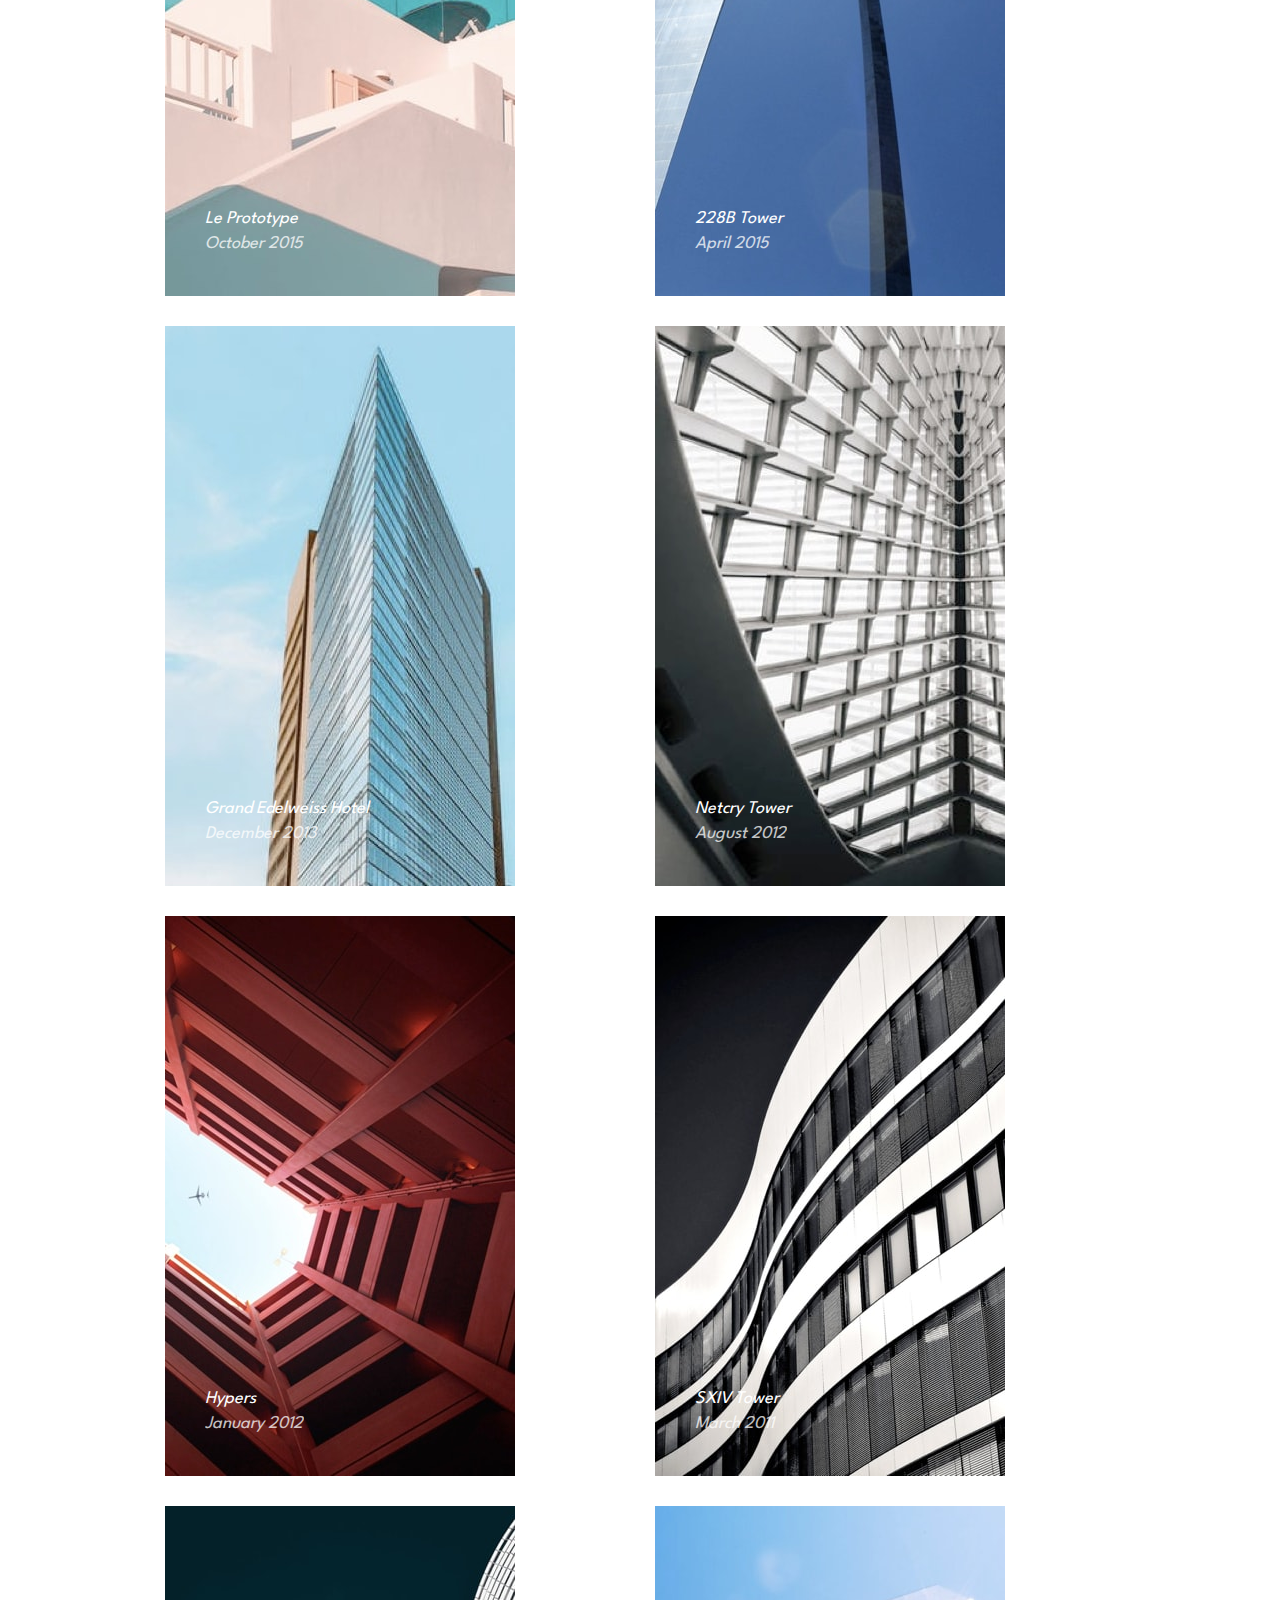
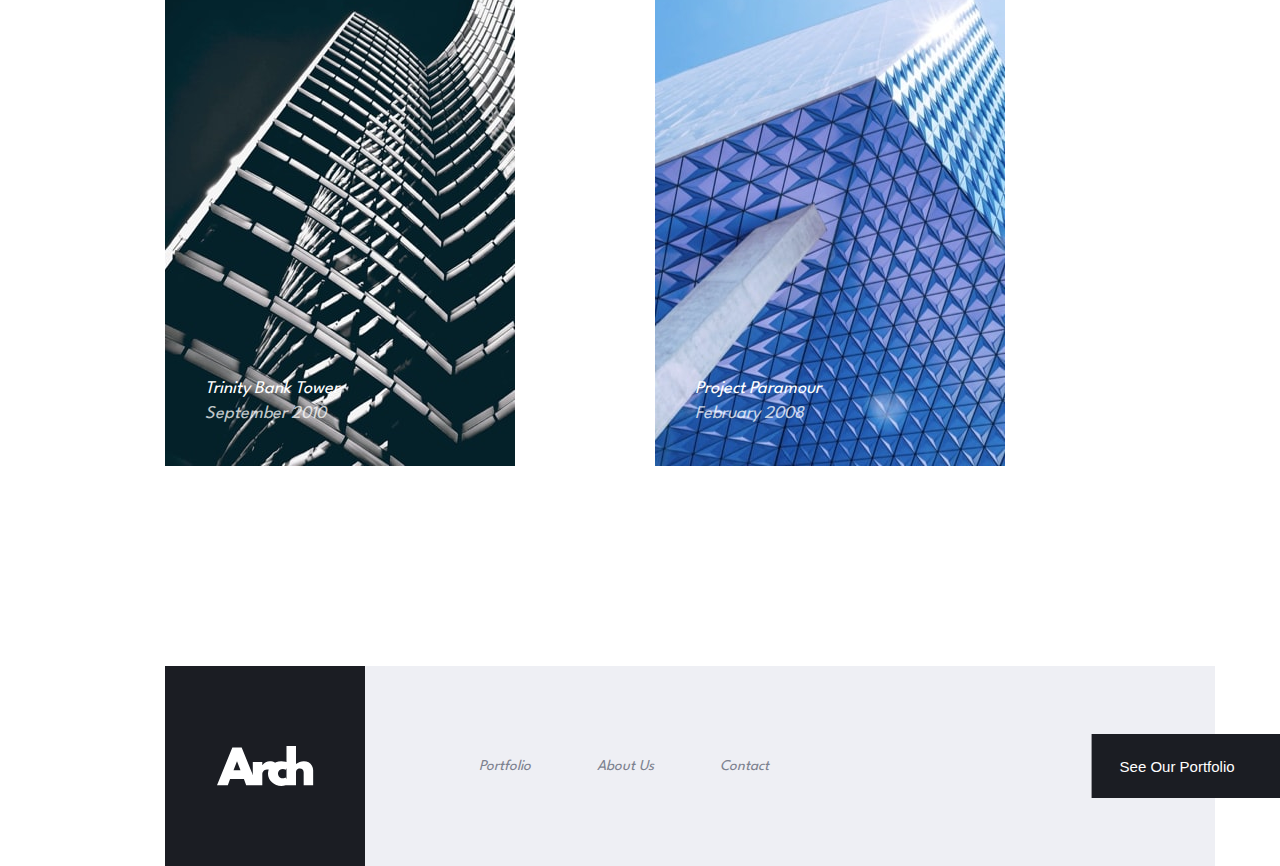
<file: portfolio.html>
<!DOCTYPE html>
<html lang="en">
  <head>
    <meta charset="UTF-8" />
    <meta name="viewport" content="width=device-width, initial-scale=1.0" />
    <link
      href="https://fonts.googleapis.com/css2?family=Spartan:wght@400;700&display=swap"
      rel="stylesheet"
    />
    <link
      rel="icon"
      type="image/png"
      sizes="32x32"
      href="./assets/favicon-32x32.png"
    />
    <link rel="stylesheet" href="./Styles/header.css" />
    <link rel="stylesheet" href="./Styles/style.css" />

    <link rel="stylesheet" href="./Styles/portfolio.css" />

    <title>Frontend Mentor | Arch Studio Website Challenge</title>
  </head>
  <body>
    <div class="page-container">
      <header>
        <nav>
          <div class="logo">
            <a href="/"><img src="./assets/logo.svg" alt="" /></a>
          </div>
          <div class="hamburger">
            <img
              class="ham-img"
              src="./assets/icons/icon-hamburger.svg"
              alt=""
            />
          </div>
          <ul class="nav-links">
            <li>
              <a href="portfolio.html"><em>Portfolio</em></a>
            </li>
            <li>
              <a href="about.html"><em>About Us</em></a>
            </li>
            <li>
              <a href="contact.html"><em>Contact</em></a>
            </li>
          </ul>
        </nav>
      </header>
      <div class="side-page-name">
        <img src="./assets/portfolio/portfolio-side.png" alt="" />
      </div>

      <div class="portfolio-imgs">
        <div class="portfolio-thumbnail">
          <img src="./assets/portfolio/desktop/image-seraph.jpg" alt="" />
          <div class="project-desc">
            <p>Seraph Station</p>
            <span>September 2019</span>
          </div>
        </div>
        <div class="portfolio-thumbnail">
          <img src="./assets/portfolio/desktop/image-eebox.jpg" alt="" />
          <div class="project-desc">
            <p>Eebox Building</p>
            <span>August 2017</span>
          </div>
        </div>
        <div class="portfolio-thumbnail">
          <img src="./assets/portfolio/desktop/image-federal.jpg" alt="" />
          <div class="project-desc">
            <p>Federal II Tower</p>
            <span>March 2017</span>
          </div>
        </div>

        <div class="portfolio-thumbnail">
          <img src="./assets/portfolio/desktop/image-del-sol.jpg" alt="" />
          <div class="project-desc">
            <p>Project Del Sol</p>
            <span>January 2016</span>
          </div>
        </div>
        <div class="portfolio-thumbnail">
          <img src="./assets/portfolio/desktop/image-prototype.jpg" alt="" />
          <div class="project-desc">
            <p>Le Prototype</p>
            <span>October 2015</span>
          </div>
        </div>
        <div class="portfolio-thumbnail">
          <img src="./assets/portfolio/desktop/image-228b.jpg" alt="" />
          <div class="project-desc">
            <p>228B Tower</p>
            <span>April 2015</span>
          </div>
        </div>
        <div class="portfolio-thumbnail">
          <img src="./assets/portfolio/desktop/image-edelweiss.jpg" alt="" />
          <div class="project-desc">
            <p>Grand Edelweiss Hotel</p>
            <span>December 2013</span>
          </div>
        </div>
        <div class="portfolio-thumbnail">
          <img src="./assets/portfolio/desktop/image-netcry.jpg" alt="" />
          <div class="project-desc">
            <p>Netcry Tower</p>
            <span>August 2012</span>
          </div>
        </div>
        <div class="portfolio-thumbnail">
          <img src="./assets/portfolio/desktop/image-hypers.jpg" alt="" />
          <div class="project-desc">
            <p>Hypers</p>
            <span>January 2012</span>
          </div>
        </div>
        <div class="portfolio-thumbnail">
          <img src="./assets/portfolio/desktop/image-sxiv.jpg" alt="" />
          <div class="project-desc">
            <p>SXIV Tower</p>
            <span>March 2011</span>
          </div>
        </div>
        <div class="portfolio-thumbnail">
          <img src="./assets/portfolio/desktop/image-trinity.jpg" alt="" />
          <div class="project-desc">
            <p>Trinity Bank Tower</p>
            <span>September 2010</span>
          </div>
        </div>
        <div class="portfolio-thumbnail">
          <img src="./assets/portfolio/desktop/image-paramour.jpg" alt="" />
          <div class="project-desc">
            <p>Project Paramour</p>
            <span>February 2008</span>
          </div>
        </div>
      </div>
      <footer>
        <div class="logo-footer">
          <svg xmlns="http://www.w3.org/2000/svg" width="97" height="40">
            <path
              fill="#FFFFFF"
              d="M10.822 39.27l2.26-6.256h13.836l2.26 6.255H40L24.658 1.6h-9.316L0 39.268h10.822zM23.493 24.2h-6.986L20 15.252l3.493 8.95zm21.804 15.07V27.807c0-.776.22-1.499.662-2.169a5.14 5.14 0 011.746-1.632A4.51 4.51 0 0150 23.379c.64 0 1.343.13 2.112.388.769.259 1.434.601 1.998 1.028l3.972-7.991c-.654-.487-1.484-.883-2.488-1.188-1.005-.304-1.956-.456-2.854-.456-1.385 0-2.729.354-4.03 1.061-1.301.708-2.44 1.694-3.413 2.957V15.89h-9.498v23.38h9.498zm18.995.73c1.507 0 2.942-.21 4.304-.628 1.362-.418 2.439-.91 3.23-1.472l-3.105-6.393c-.289.198-.688.377-1.198.536-.51.16-1.07.24-1.678.24-.99 0-1.85-.217-2.58-.65a4.449 4.449 0 01-1.678-1.724 4.806 4.806 0 01-.582-2.33c0-.669.163-1.369.49-2.1.328-.73.845-1.347 1.553-1.849s1.625-.753 2.751-.753c1.187 0 2.161.258 2.922.776l3.105-6.393c-.76-.578-1.841-1.073-3.242-1.484a15.324 15.324 0 00-4.337-.616c-1.903 0-3.665.346-5.286 1.039-1.62.692-3.029 1.628-4.224 2.808a13.053 13.053 0 00-2.785 3.995 11.177 11.177 0 00-.993 4.6c0 1.69.354 3.285 1.062 4.784.707 1.5 1.678 2.82 2.91 3.961a13.79 13.79 0 004.258 2.683c1.606.647 3.307.97 5.103.97zm14.703-.73V26.392c0-.792.16-1.477.48-2.055a3.374 3.374 0 011.347-1.347c.578-.32 1.248-.48 2.01-.48 1.156 0 2.084.354 2.784 1.062.7.708 1.05 1.648 1.05 2.82v12.876h9.498V24.338c0-1.75-.41-3.314-1.232-4.692a9.088 9.088 0 00-3.345-3.276c-1.408-.807-3.003-1.21-4.783-1.21-1.4 0-2.782.255-4.144.765a12.064 12.064 0 00-3.665 2.157V0h-9.497v39.27h9.497z"
            />
          </svg>
        </div>
        <nav>
          <ul>
            <li>
              <a href="portfolio.html"><em>Portfolio</em></a>
            </li>
            <li>
              <a href="about.html"><em>About Us</em></a>
            </li>
            <li>
              <a href="contact.html"><em>Contact</em></a>
            </li>
          </ul>
        </nav>
        <a href="portfolio.html"
          ><button class="main-button footer-button">
            See Our Portfolio
            <svg xmlns="http://www.w3.org/2000/svg" width="26" height="20">
              <g
                fill="none"
                fill-rule="evenodd"
                stroke="#FFFFFF"
                stroke-width="2"
              >
                <path d="M15 1l9 9-9 9M0 10h24" />
              </g>
            </svg></button
        ></a>
      </footer>
    </div>

    <script src="./Script/header.js"></script>
  </body>
</html>
</file>
<file: Styles/header.css>
*,
*::after,
*::before {
  margin: 0;
  padding: 0;
  box-sizing: border-box;
}

body {
  font-family: "Spartan", sans-serif;
  font-style: italic;
}

.page-container {
  position: relative;
  padding: 0 165px;
}

.side-page-name {
  position: absolute;
  top: 0;
  left: 64px;
}

header {
  padding-top: 56px;
  position: relative;
}

nav {
  display: flex;
  align-items: center;
  justify-content: space-between;
  width: 507px;
}

nav li {
  list-style: none;
  font-size: 0.9375em;
  margin-left: 66px;
}

nav li a {
  text-decoration: none;
  color: #7d828f;
}

nav ul {
  display: flex;
}

.hamburger {
  display: none;
}

@media screen and (max-width: 768px) {
  nav {
    width: 100%;
    padding: 0 20px;
    display: flex;
    justify-content: space-between;
    align-items: center;
  }
  .hamburger {
    display: inline;
    cursor: pointer;
    z-index: 2;
  }
  .nav-links {
    position: fixed;
    top: 0;
    left: 0;
    background-color: white;
    height: 100vh;
    width: 100%;
    display: flex;
    flex-direction: column;
    justify-content: space-around;
    align-items: center;
    z-index: 1;
    transform: translateX(100%);
    transition: transform 0.5s ease-in-out;
  }
  .translate {
    transform: translateX(0%);
  }
}
</file>
<file: Styles/style.css>
* a {
  text-decoration: none;
}
.img-slider {
  color: #ffffff;
  margin-top: 56px;
  height: 720px;
  background: linear-gradient(
      180deg,
      rgba(0, 0, 0, 0.0001) 0.01%,
      rgba(0, 0, 0, 0.499044) 100%
    ),
    url("../assets/home/desktop/image-hero-paramour.jpg");
  background-size: cover;
  background-repeat: no-repeat;
  background-position: center center;

  display: flex;
  align-items: center;

  padding-left: 18.5%;
}

.slider-content {
  width: 544px;
  display: flex;
  flex-direction: column;
  justify-content: center;
  align-items: flex-start;
}

.title-slider {
  font-weight: normal;
  font-size: 5em;
  line-height: 80px;
  letter-spacing: -2px;
  margin-bottom: 14px;
}

.slider-content p {
  margin-bottom: 65px;
}

.slider-content p,
.main-button {
  font-size: 0.9375em;
}

.main-button {
  display: flex;
  align-items: center;
  background-color: #1b1d23;
  color: #ffffff;
  padding: 1.5em 2em 1.4375em 1.875em;
  border: none;
}

.main-button:hover {
  background-color: #60636d;
}

.main-button svg {
  margin-left: 48px;
}

.slide-numbers {
  display: flex;
  position: absolute;
  bottom: 0;
  left: 0;
  transform: translateX(-25%);
}

.slide-button {
  color: #7d828f;
  background-color: #ffffff;
  font-size: 0.9375em;
  font-style: italic;
  padding: 1.875em;
  border: none;
}

.slide-button:hover {
  background-color: #eeeff4;
}

.active {
  color: white;
  background-color: #1b1d23;
}
.active:hover {
  background-color: #1b1d23;
}

.welcome-section {
  margin-top: 95px;
}

.welcome-shadow {
  position: relative;
  z-index: 2;
  transform: translateX(-7%);
  font-size: 12.5em;
  font-weight: normal;
  line-height: 200px;
  letter-spacing: -5px;
  color: #eeeff4;
}

.welcome-text {
  padding-left: 189px;
  transform: translateY(-23%);
  display: flex;
  justify-content: space-between;
  align-items: flex-end;
}

.title-paragraph {
  width: 446px;
}

.welcome-title {
  font-size: 3.5em;
  color: #1b1d23;
}
.welcome-paragraph {
  font-size: 0.9375em;
  line-height: 25px;
  color: #60636d;
  margin-top: 56px;
}

.welcome-img {
  display: flex;
  flex-direction: column;
  justify-content: center;
}

.line {
  display: none;
}

/*About SECTION*/

.about {
  margin-top: 10px;
}
.about-img {
  color: #ffffff;
  height: 560px;
  background: linear-gradient(
      180deg,
      rgba(0, 0, 0, 0.0001) 0.01%,
      rgba(0, 0, 0, 0.499044) 100%
    ),
    url("../assets/home/desktop/image-small-team.jpg");
  background-size: cover;
  background-repeat: no-repeat;
  background-position: center center;

  display: flex;
  align-items: center;

  padding-left: 18.5%;
}

.about-title {
  margin-bottom: 40px;
}
.about-button svg {
  margin-left: 24px;
}

/*Feature SECTION*/
.featured {
  position: relative;
  margin-top: 208px;
}

.feature-button {
  position: absolute;
  top: 0;
  right: 0;
}

.portfolio-imgs {
  display: grid;
  grid-template-columns: 1fr 1fr 1fr;
  grid-gap: 30px;
  margin-top: 64px;
}

.portfolio-thumbnail {
  height: 560px;
  position: relative;
}

.one {
  background: linear-gradient(
      180deg,
      rgba(0, 0, 0, 0.0001) 0.01%,
      rgba(0, 0, 0, 0.499044) 100%
    ),
    url("../assets/portfolio/desktop/image-del-sol.jpg");
  background-size: cover;
  background-repeat: no-repeat;
  background-position: center center;
}

.two {
  background: linear-gradient(
      180deg,
      rgba(0, 0, 0, 0.0001) 0.01%,
      rgba(0, 0, 0, 0.499044) 100%
    ),
    url("../assets/portfolio/desktop/image-228b.jpg");
  background-size: cover;
  background-repeat: no-repeat;
  background-position: center center;
}

.three {
  background: linear-gradient(
      180deg,
      rgba(0, 0, 0, 0.0001) 0.01%,
      rgba(0, 0, 0, 0.499044) 100%
    ),
    url("../assets/portfolio/desktop/image-prototype.jpg");
  background-size: cover;
  background-repeat: no-repeat;
  background-position: center center;
}

.number {
  padding-top: 65px;
  font-size: 12.5em;
  line-height: 200px;
  text-align: right;
  letter-spacing: 20px;
  color: #ffffff;
  mix-blend-mode: normal;
  opacity: 0.5;
}

.project-desc {
  position: absolute;
  bottom: 0;
  margin: 0 0 40px 40px;
}

.project-desc p,
.project-desc span {
  font-weight: normal;
  font-size: 1.125em;
  line-height: 25px;
  color: #ffffff;
}

.project-desc span {
  mix-blend-mode: normal;
  opacity: 0.75;
}

/*Footer*/
footer {
  height: 200px;
  width: 1050px;
  background: #eeeff4;
  margin-top: 200px;

  display: flex;
  align-items: center;
  justify-content: space-between;
}
.logo-footer {
  display: flex;
  justify-content: center;
  align-items: center;
  height: 200px;
  width: 200px;
  background: #1b1d23;
}
.footer-button {
  transform: translateX(50%);
}
/*MEDIA QUERIES*/

@media (min-width: 925px) and (max-width: 1243px) {
  .img-welcome-section {
    display: none;
  }
  .welcome-shadow {
    font-size: 7.5em;
    transform: translateX(0%);
  }
  .welcome-text {
    transform: translateY(0%);
  }
}

@media (max-width: 925px) {
  .page-container,
  .welcome-section {
    padding: 0 32px;
    width: 100vw;
    overflow-x: hidden;
  }
  .img-slider {
    padding: 0 32px;
  }
  .page-container {
    padding: 0;
  }
  .side-page-name {
    display: none;
  }
  .title-slider {
    font-weight: normal;
    font-size: 3em;
    line-height: 48px;
    letter-spacing: -1.2px;
  }
  .slide-numbers {
    display: none;
  }
  .img-welcome-section {
    display: none;
  }
  .title-paragraph {
    width: 100%;
  }
  .welcome-text {
    padding-left: 0px;
    transform: translateY(0%);
  }
  .welcome-shadow {
    display: none;
  }
  .title-paragraph {
    padding-top: 68px;
  }
  .line {
    display: block;
    width: 150px;
    height: 2px;
    background-color: #eeeff4;
  }
  .about {
    margin-top: 97px;
  }
  .portfolio-imgs {
    display: grid;
    grid-template-columns: 1fr;
  }
  .portfolio-thumbnail {
    height: 240px;
  }
  /*Change  order on mobile*/
  .feature-content {
    padding: 0 32px;
    display: grid;
    grid-template-columns: 1fr;
  }
  .feature-button {
    padding: 0 inherit 0 inherit;
    position: relative;
    display: flex;
    justify-content: center;
    order: 1;
    margin-top: 30px;
  }
  .img-slider {
    background: linear-gradient(
        180deg,
        rgba(0, 0, 0, 0.0001) 0.01%,
        rgba(0, 0, 0, 0.499044) 100%
      ),
      url("../assets/home/tablet/image-hero-paramour.jpg");
  }
  /*Feature SECTION*/
  .featured {
    margin-top: 75px;
  }
  header {
    padding-top: 32px;
  }
  footer {
    height: auto;
    width: 100%;
    background-color: #eeeff4;
    flex-direction: column;
    align-items: center;
    justify-content: center;
  }
  footer nav {
    margin: 0;
    padding: 0;
    width: 100%;
    display: flex;
    justify-content: center;
  }
  footer nav ul {
    margin: 0;
    padding: 0;
    flex-direction: column;
    align-items: center;
  }
  footer li {
    margin: 0;
  }
  .footer-button {
    transform: translateX(0);
  }

  footer nav,
  .footer-button,
  footer li {
    margin-bottom: 32px;
  }
  .logo-footer {
    transform: translateY(-50%);
  }
}

@media (max-width: 375px) {
  .page-container {
    padding: 0;
  }
  .img-slider {
    padding: 10px;
    width: 100%;
  }
  .slider-content {
    width: 100%;
  }
  .side-page-name,
  nav ul {
    display: none;
  }
  .title-slider {
    font-weight: normal;
    font-size: 3em;
    letter-spacing: -1.2px;
  }
  .welcome-section {
    margin-top: 72px;
    padding: 0 32px;
  }
  .img-welcome-section {
    display: none;
  }
  .welcome-shadow {
    display: none;
  }
  .welcome-text {
    transform: translateY(0%);
  }
  .number {
    display: none;
  }
  .img-slider {
    background: linear-gradient(
        180deg,
        rgba(0, 0, 0, 0.0001) 0.01%,
        rgba(0, 0, 0, 0.499044) 100%
      ),
      url("../assets/home/mobile/image-hero-paramour.jpg");
  }
}
</file>
<file: Styles/about.css>
html,
body {
  overflow-x: hidden;
}
.sections {
  margin-top: 56px;
  position: relative;
}

.heritage-section,
.leaders-section {
  padding: 0 165px;
}

.about-hero {
  margin-left: 165px;
  width: 635px;
  height: 720px;
  background: linear-gradient(
      180deg,
      rgba(0, 0, 0, 0.0001) 0.01%,
      rgba(0, 0, 0, 0.499044) 100%
    ),
    url("../assets/about/desktop/image-hero.jpg");
  background-size: cover;
  background-repeat: no-repeat;
  background-position: center center;
}

.about-text-content {
  width: 446px;
}

h3 {
  font-weight: normal;
  font-size: 3.5em;
  line-height: 56px;
  letter-spacing: -2px;
  color: #1b1d23;
  margin-bottom: 56px;
}

p {
  font-weight: normal;
  font-size: 0.9375em;
  line-height: 25px;
  color: #60636d;
}

.about-text {
  position: absolute;
  bottom: 0;
  right: 0;
  background-color: #ffffff;
  width: 793px;
  height: 503px;
  display: flex;
  flex-direction: column;
  justify-content: flex-end;
  align-items: center;
}

.big-about {
  position: absolute;
  top: 0;
  left: 0;
  transform: translateY(-50%);
  font-weight: normal;
  font-size: 14.5rem;
  line-height: 200px;

  letter-spacing: -5px;

  color: #eeeff4;
}

.heritage-text {
  padding-top: 75px;
  position: relative;
  display: flex;
  flex-direction: column;
  justify-content: flex-end;
  width: 445px;
}

.heritage-text p {
  margin-bottom: 25px;
}

.heritage-section,
.leaders-section {
  margin-top: 200px;
  display: flex;
  justify-content: center;
}

.leaders-title {
  margin-right: 180px;
}

.line {
  display: block;
  position: absolute;
  top: 0;
  left: 0;
  width: 150px;
  height: 2px;
  background-color: #eeeff4;
}

.profiles {
  display: grid;
  grid-template-columns: 1fr 1fr;
  grid-gap: 30px;
}
.profile {
  position: relative;

  display: flex;
  flex-direction: column;
}

.social {
  position: absolute;
  width: 100%;
  height: 320px;
  background-color: rgba(36, 17, 17, 0.5);

  display: flex;
  justify-content: center;
  align-items: center;
  display: none;
}

.linked {
  margin-right: 32px;
}

.name {
  margin-top: 24px;
}

@media only screen and (max-width: 1194px) {
  .leaders-section {
    flex-direction: column;
  }
  .profiles {
    grid-template-columns: 1fr;
  }
}

@media only screen and (max-width: 768px) {
  html,
  body {
    overflow-x: hidden;
  }
  .page-container {
    padding: 0 32px;
    margin: 0 auto;
    width: 100%;
  }
  .sections {
    padding: 0px;
  }

  .about-hero {
    margin: 0;

    width: 100%;

    height: 720px;
    background: linear-gradient(
        180deg,
        rgba(0, 0, 0, 0.0001) 0.01%,
        rgba(0, 0, 0, 0.499044) 100%
      ),
      url("../assets/about/tablet/image-hero.jpg");
    background-repeat: no-repeat;
    background-position: center center;
    background-size: cover;
  }
  .about-text-content {
    width: 95%;
  }
  .about-text {
    width: 100%;

    height: auto;
    left: 0;
    bottom: 0;
    padding-top: 77px;
  }
  .big-about {
    font-size: 7.5em;
  }
  h3 {
    font-size: 2.5em;
    margin: 0;
  }
  .heritage-section {
    padding: 0 32px;
    margin-top: 100px;
  }
  .leaders-section {
    padding: 0 95px;
    margin-top: 50px !important;
  }
  .heritage-text {
    width: 100%;
  }
  .heritage-section img {
    display: none;
  }
  .leaders-section {
    margin-top: 200px;
    display: flex;
    flex-direction: column;
    justify-content: center;
    align-items: center;
  }
  .leaders-title {
    margin-bottom: 65px;
  }
  .small-screen path {
    fill: #000;
  }
}

@media only screen and (max-width: 375px) {
  .about-hero {
    width: 100%;
    height: 420px;
    background: linear-gradient(
        180deg,
        rgba(0, 0, 0, 0.0001) 0.01%,
        rgba(0, 0, 0, 0.499044) 100%
      ),
      url("../assets/about/mobile/image-hero.jpg");
  }
  .about-text {
    padding-top: 77px;
    width: 95%;
    display: block;
    left: 0;
  }
  h3 {
    margin: 0;
  }
  .big-about {
    display: none;
  }
}
</file>
<file: Styles/contact.css>
.about-hero {
  margin-left: 165px;
  width: 635px;
  height: 720px;
  background: linear-gradient(
      180deg,
      rgba(0, 0, 0, 0.0001) 0.01%,
      rgba(0, 0, 0, 0.499044) 100%
    ),
    url("../assets/contact/desktop/image-hero.jpg");
  background-size: cover;
  background-repeat: no-repeat;
  background-position: center center;
}

.big-contact {
  left: -20%;
}

.contact-section {
  margin-top: 200px;
  padding: 0 165px;
  display: flex;
  justify-content: space-between;
  align-items: center;
  flex-wrap: wrap;
}
.main-office p {
  margin-bottom: 8px;
}

.view-map {
  margin-top: 32px;
}

.the-map {
  margin-top: 200px;
  text-align: center;
}

.form {
  margin: 0 165px;
  margin-top: 165px;
  display: flex;
  justify-content: space-between;
  align-items: center;
}

form input,
form textarea {
  display: block;
  width: 730px;
  padding: 5px;
  border: none;
  border-bottom: 1px solid black;
  margin-bottom: 40px;
}

form button {
  background: #1b1d23;
  padding: 15px;
}

form textarea {
  margin: 0;
}

form input:focus,
form textarea:focus {
  outline: none;
  border-bottom: 3px solid black;
}

@media only screen and (max-width: 768px) {
  .about-hero {
    margin: 0;
    width: 100%;
    height: 720px;
    background: linear-gradient(
        180deg,
        rgba(0, 0, 0, 0.0001) 0.01%,
        rgba(0, 0, 0, 0.499044) 100%
      ),
      url("../assets/contact/tablet/image-hero.jpg");
    background-repeat: no-repeat;
    background-position: center center;
    background-size: cover;
  }
  .contact-section {
    margin-top: 90px;
    padding: 0 32px;
    flex-direction: column;
    justify-content: center;
    align-items: center;
  }
  .contact-section h3 {
    width: 100%;
    margin-bottom: 20px;
  }
  .main-office {
    margin: 10px;
    width: 100%;
    display: flex;
    justify-content: space-between;
  }

  .the-map {
    margin-top: 90px;
    margin-bottom: 90px;
  }
  .the-map img {
    width: 100%;
  }
  form input,
  form textarea {
    display: inline-block;
    width: 100%;
    padding: 5px;
    border: none;
    border-bottom: 1px solid black;
    margin-bottom: 40px;
  }
  .form {
    margin: 0;
    padding: 0 32px;
    display: flex;
    flex-direction: column;
    width: 100%;
  }
  .big-contact {
    display: none;
  }
  .about-text-content {
    padding: 0 32px;
  }
  .about-text-content h3 {
    margin-bottom: 10px;
  }
}

@media only screen and (max-width: 375px) {
  .about-hero {
    width: 100%;
    height: 420px;
    background: linear-gradient(
        180deg,
        rgba(0, 0, 0, 0.0001) 0.01%,
        rgba(0, 0, 0, 0.499044) 100%
      ),
      url("../assets/contact/desktop/image-hero.jpg");
  }
  .main-office {
    flex-direction: column;
    justify-content: center;
    align-items: center;
    width: 100%;
  }
  .main-office div {
    width: 100%;
  }
  .view-map {
    margin-bottom: 16px;
  }
}
</file>
<file: Styles/portfolio.css>
.page-container {
  overflow-x: hidden;
}
.portfolio-imgs {
  margin-top: 56px;
  grid-template-columns: repeat(auto-fill, minmax(300px, 1fr));
}

.portfolio-thumbnail {
  position: relative;
}

.project-desc {
  position: absolute;
  bottom: 0;
  margin: 0 0 40px 40px;
}

.project-desc p,
.project-desc span {
  font-weight: normal;
  font-size: 1.125em;
  line-height: 25px;
  color: #ffffff;
}

.project-desc span {
  mix-blend-mode: normal;
  opacity: 0.75;
}

@media (max-width: 925px) {
  .page-container {
    overflow-x: hidden;
    padding: 32px;
    width: 100%;
  }
  .portfolio-thumbnail img {
    width: 100%;
    height: 240px;
  }
  .portfolio-thumbnail {
    margin: 0;
    height: 240px;
    width: 100%;
    margin-bottom: 24px;
    background-color: lawngreen;
  }
}
</file>
